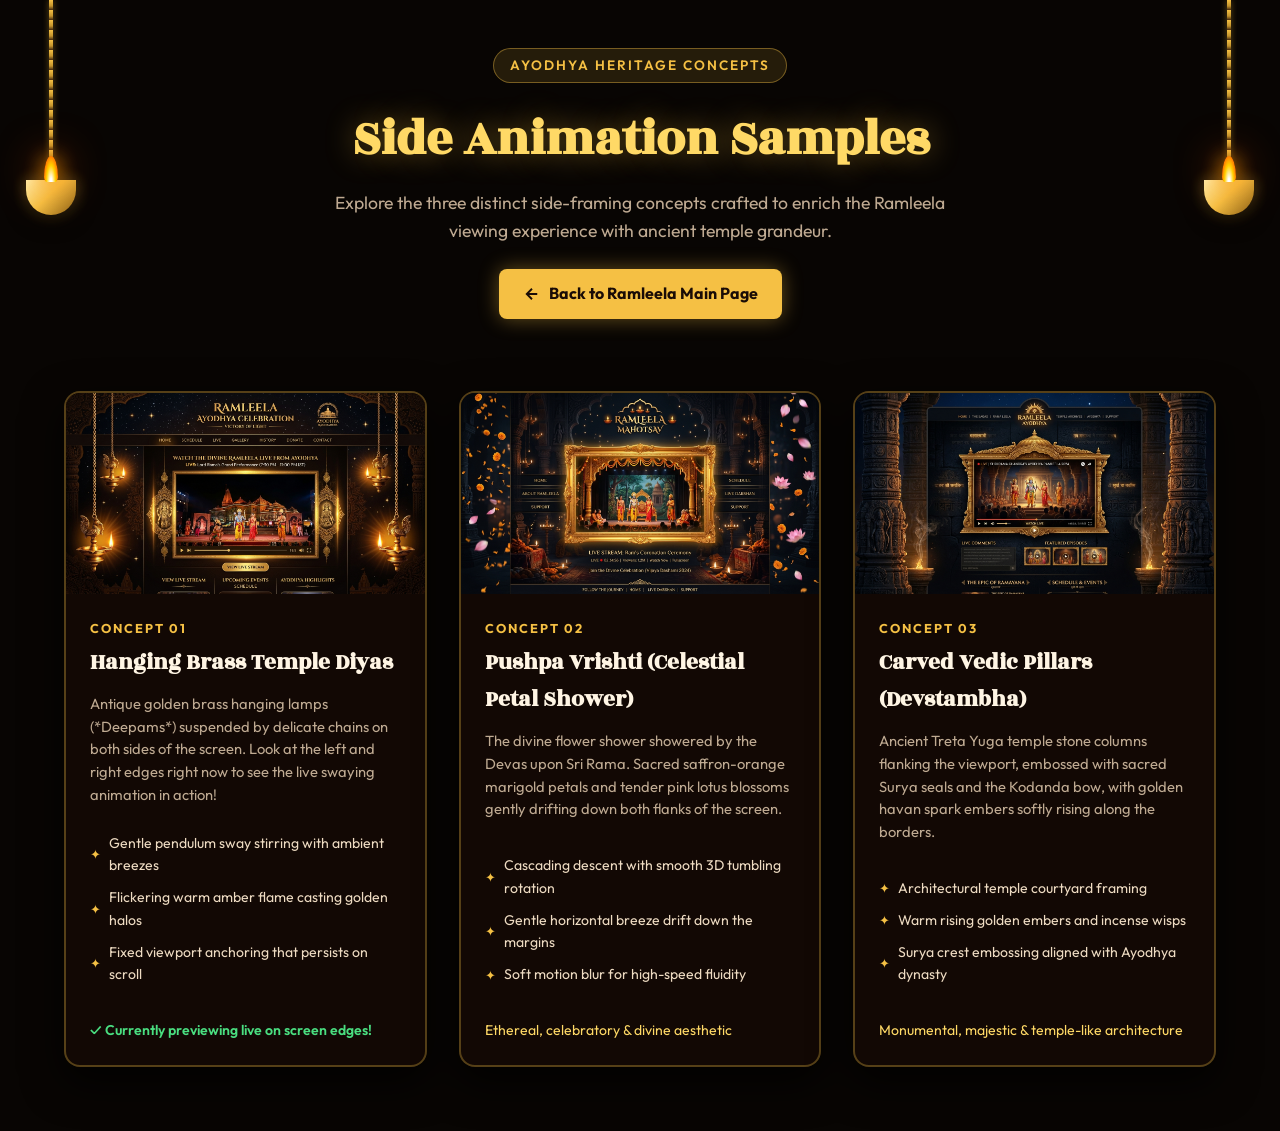
<file: animation-samples.html>
<!DOCTYPE html>
<html lang="en">
<head>
  <meta charset="UTF-8">
  <meta name="viewport" content="width=device-width, initial-scale=1.0">
  <title>Side Animation Showcase • Ramleela - Ruby Park</title>
  <link rel="preconnect" href="https://fonts.googleapis.com">
  <link rel="preconnect" href="https://fonts.gstatic.com" crossorigin>
  <link href="https://fonts.googleapis.com/css2?family=Cinzel+Decorative:wght@700;900&family=Outfit:wght@300;400;500;600;700&family=Rozha+One&family=Yatra+One&display=swap" rel="stylesheet">
  <link rel="stylesheet" href="styles.css?v=5">
  <style>
    body {
      background: #080503;
      color: #eedbc2;
      font-family: 'Outfit', sans-serif;
      min-height: 100vh;
      overflow-x: hidden;
      position: relative;
    }

    .samples-header {
      text-align: center;
      padding: 3rem 1.5rem 1.5rem;
      position: relative;
      z-index: 10;
    }

    .samples-badge {
      display: inline-block;
      padding: 0.35rem 1rem;
      background: rgba(245, 192, 68, 0.12);
      border: 1px solid rgba(245, 192, 68, 0.4);
      color: #f5c044;
      font-size: 0.85rem;
      font-weight: 600;
      letter-spacing: 2px;
      border-radius: 999px;
      margin-bottom: 1rem;
    }

    .samples-title {
      font-family: 'Rozha One', serif;
      font-size: clamp(2rem, 4vw, 3.2rem);
      color: #ffd966;
      text-shadow: 0 0 30px rgba(245, 192, 68, 0.4);
      margin-bottom: 0.5rem;
    }

    .samples-subtitle {
      font-size: 1.1rem;
      color: #bfaa92;
      max-width: 650px;
      margin: 0 auto 1.5rem;
    }

    .samples-grid {
      max-width: 1200px;
      margin: 0 auto;
      padding: 0 1.5rem 4rem;
      display: grid;
      grid-template-columns: repeat(auto-fit, minmax(340px, 1fr));
      gap: 2rem;
      position: relative;
      z-index: 10;
    }

    .sample-card {
      background: rgba(20, 10, 5, 0.85);
      border: 2px solid rgba(245, 192, 68, 0.3);
      border-radius: 16px;
      overflow: hidden;
      box-shadow: 0 15px 40px rgba(0, 0, 0, 0.8);
      transition: all 0.35s ease;
      display: flex;
      flex-direction: column;
    }

    .sample-card:hover {
      border-color: #f5c044;
      transform: translateY(-6px);
      box-shadow: 0 20px 50px rgba(245, 192, 68, 0.25), 0 0 30px rgba(0, 0, 0, 0.9);
    }

    .sample-img-wrap {
      position: relative;
      aspect-ratio: 16 / 9;
      background: #000;
      overflow: hidden;
    }

    .sample-img-wrap img {
      width: 100%;
      height: 100%;
      object-fit: cover;
      transition: transform 0.5s ease;
    }

    .sample-card:hover .sample-img-wrap img {
      transform: scale(1.04);
    }

    .sample-card-body {
      padding: 1.5rem;
      display: flex;
      flex-direction: column;
      flex-grow: 1;
    }

    .sample-num {
      font-size: 0.8rem;
      font-weight: 700;
      color: #f5c044;
      letter-spacing: 2px;
      margin-bottom: 0.3rem;
    }

    .sample-card-title {
      font-family: 'Rozha One', serif;
      font-size: 1.45rem;
      color: #fff5e4;
      margin-bottom: 0.75rem;
    }

    .sample-card-desc {
      font-size: 0.92rem;
      color: #bfaa92;
      line-height: 1.55;
      margin-bottom: 1.25rem;
      flex-grow: 1;
    }

    .sample-features {
      list-style: none;
      padding: 0;
      margin: 0 0 1.25rem;
      font-size: 0.88rem;
      color: #eedbc2;
    }

    .sample-features li {
      padding: 0.3rem 0;
      display: flex;
      align-items: center;
      gap: 0.5rem;
    }

    .sample-features li::before {
      content: "✦";
      color: #f5c044;
      font-size: 0.8rem;
    }

    /* Live Flank Animation Layer: Hanging Diyas Demo */
    .hanging-diya-flank {
      position: fixed;
      top: 0;
      width: 70px;
      height: 380px;
      pointer-events: none;
      z-index: 5;
      display: flex;
      flex-direction: column;
      align-items: center;
      transform-origin: top center;
      animation: gentleSway 4.5s ease-in-out infinite alternate;
    }

    .hanging-diya-flank.left { left: 16px; }
    .hanging-diya-flank.right { right: 16px; animation-delay: -2.25s; }

    @keyframes gentleSway {
      0% { transform: rotate(-2.5deg); }
      100% { transform: rotate(2.5deg); }
    }

    .diya-chain {
      width: 4px;
      height: 180px;
      background: repeating-linear-gradient(180deg, #f5c044 0px, #c4942b 6px, #42260c 10px);
      box-shadow: 0 0 6px rgba(245, 192, 68, 0.4);
    }

    .diya-lamp-body {
      width: 50px;
      height: 35px;
      background: linear-gradient(135deg, #fff0aa 0%, #f5c044 45%, #8a5e12 100%);
      border-radius: 0 0 50px 50px;
      position: relative;
      box-shadow: 0 6px 20px rgba(0, 0, 0, 0.9), 0 0 15px rgba(245, 192, 68, 0.5);
    }

    .diya-flame {
      position: absolute;
      top: -24px;
      left: 50%;
      transform: translateX(-50%);
      width: 14px;
      height: 26px;
      background: radial-gradient(ellipse at bottom, #fff 10%, #ffd000 45%, #ff4d00 85%);
      border-radius: 50% 50% 20% 20% / 80% 80% 20% 20%;
      box-shadow: 0 0 20px #ff9900, 0 0 45px #ff5500;
      animation: flameWobble 1.8s infinite ease-in-out alternate;
    }

    @keyframes flameWobble {
      0% { transform: translateX(-50%) scale(1) rotate(-2deg); }
      50% { transform: translateX(-50%) scale(1.1, 0.95) rotate(2deg); }
      100% { transform: translateX(-50%) scale(0.95, 1.05) rotate(-1deg); }
    }

    .return-bar {
      text-align: center;
      margin-bottom: 3rem;
    }

    .return-btn {
      display: inline-flex;
      align-items: center;
      gap: 0.5rem;
      padding: 0.75rem 1.5rem;
      border-radius: 8px;
      background: #f5c044;
      color: #1a0c06;
      font-weight: 700;
      text-decoration: none;
      box-shadow: 0 0 20px rgba(245, 192, 68, 0.4);
      transition: all 0.25s ease;
    }

    .return-btn:hover {
      background: #ffd966;
      transform: translateY(-2px);
    }
  </style>
</head>
<body>

  <!-- Live Demo: Hanging Brass Diyas on Left and Right -->
  <div class="hanging-diya-flank left" id="live-diya-left">
    <div class="diya-chain"></div>
    <div class="diya-lamp-body">
      <div class="diya-flame"></div>
    </div>
  </div>

  <div class="hanging-diya-flank right" id="live-diya-right">
    <div class="diya-chain"></div>
    <div class="diya-lamp-body">
      <div class="diya-flame"></div>
    </div>
  </div>

  <header class="samples-header">
    <span class="samples-badge">AYODHYA HERITAGE CONCEPTS</span>
    <h1 class="samples-title">Side Animation Samples</h1>
    <p class="samples-subtitle">
      Explore the three distinct side-framing concepts crafted to enrich the Ramleela viewing experience with ancient temple grandeur.
    </p>

    <div class="return-bar">
      <a href="index.html" class="return-btn">
        <svg width="18" height="18" viewBox="0 0 24 24" fill="none" stroke="currentColor" stroke-width="2.5"><path d="M19 12H5M12 19l-7-7 7-7"/></svg>
        Back to Ramleela Main Page
      </a>
    </div>
  </header>

  <main class="samples-grid">
    <!-- Card 1 -->
    <article class="sample-card">
      <div class="sample-img-wrap">
        <img src="assets/images/sample-1-hanging-diyas.jpg" alt="Sample 1: Hanging Brass Temple Diyas">
      </div>
      <div class="sample-card-body">
        <span class="sample-num">CONCEPT 01</span>
        <h2 class="sample-card-title">Hanging Brass Temple Diyas</h2>
        <p class="sample-card-desc">
          Antique golden brass hanging lamps (*Deepams*) suspended by delicate chains on both sides of the screen. Look at the left and right edges right now to see the live swaying animation in action!
        </p>
        <ul class="sample-features">
          <li>Gentle pendulum sway stirring with ambient breezes</li>
          <li>Flickering warm amber flame casting golden halos</li>
          <li>Fixed viewport anchoring that persists on scroll</li>
        </ul>
        <div style="color: #4ade80; font-weight: 600; font-size: 0.88rem; margin-top: auto; padding-top: 0.5rem;">
          ✓ Currently previewing live on screen edges!
        </div>
      </div>
    </article>

    <!-- Card 2 -->
    <article class="sample-card">
      <div class="sample-img-wrap">
        <img src="assets/images/sample-2-pushpa-vrishti.jpg" alt="Sample 2: Pushpa Vrishti Celestial Petal Shower">
      </div>
      <div class="sample-card-body">
        <span class="sample-num">CONCEPT 02</span>
        <h2 class="sample-card-title">Pushpa Vrishti (Celestial Petal Shower)</h2>
        <p class="sample-card-desc">
          The divine flower shower showered by the Devas upon Sri Rama. Sacred saffron-orange marigold petals and tender pink lotus blossoms gently drifting down both flanks of the screen.
        </p>
        <ul class="sample-features">
          <li>Cascading descent with smooth 3D tumbling rotation</li>
          <li>Gentle horizontal breeze drift down the margins</li>
          <li>Soft motion blur for high-speed fluidity</li>
        </ul>
        <div style="color: #ffd966; font-size: 0.88rem; margin-top: auto; padding-top: 0.5rem;">
          Ethereal, celebratory & divine aesthetic
        </div>
      </div>
    </article>

    <!-- Card 3 -->
    <article class="sample-card">
      <div class="sample-img-wrap">
        <img src="assets/images/sample-3-temple-pillars.jpg" alt="Sample 3: Carved Vedic Pillars and Havan Embers">
      </div>
      <div class="sample-card-body">
        <span class="sample-num">CONCEPT 03</span>
        <h2 class="sample-card-title">Carved Vedic Pillars (Devstambha)</h2>
        <p class="sample-card-desc">
          Ancient Treta Yuga temple stone columns flanking the viewport, embossed with sacred Surya seals and the Kodanda bow, with golden havan spark embers softly rising along the borders.
        </p>
        <ul class="sample-features">
          <li>Architectural temple courtyard framing</li>
          <li>Warm rising golden embers and incense wisps</li>
          <li>Surya crest embossing aligned with Ayodhya dynasty</li>
        </ul>
        <div style="color: #ffd966; font-size: 0.88rem; margin-top: auto; padding-top: 0.5rem;">
          Monumental, majestic & temple-like architecture
        </div>
      </div>
    </article>
  </main>

</body>
</html>
</file>
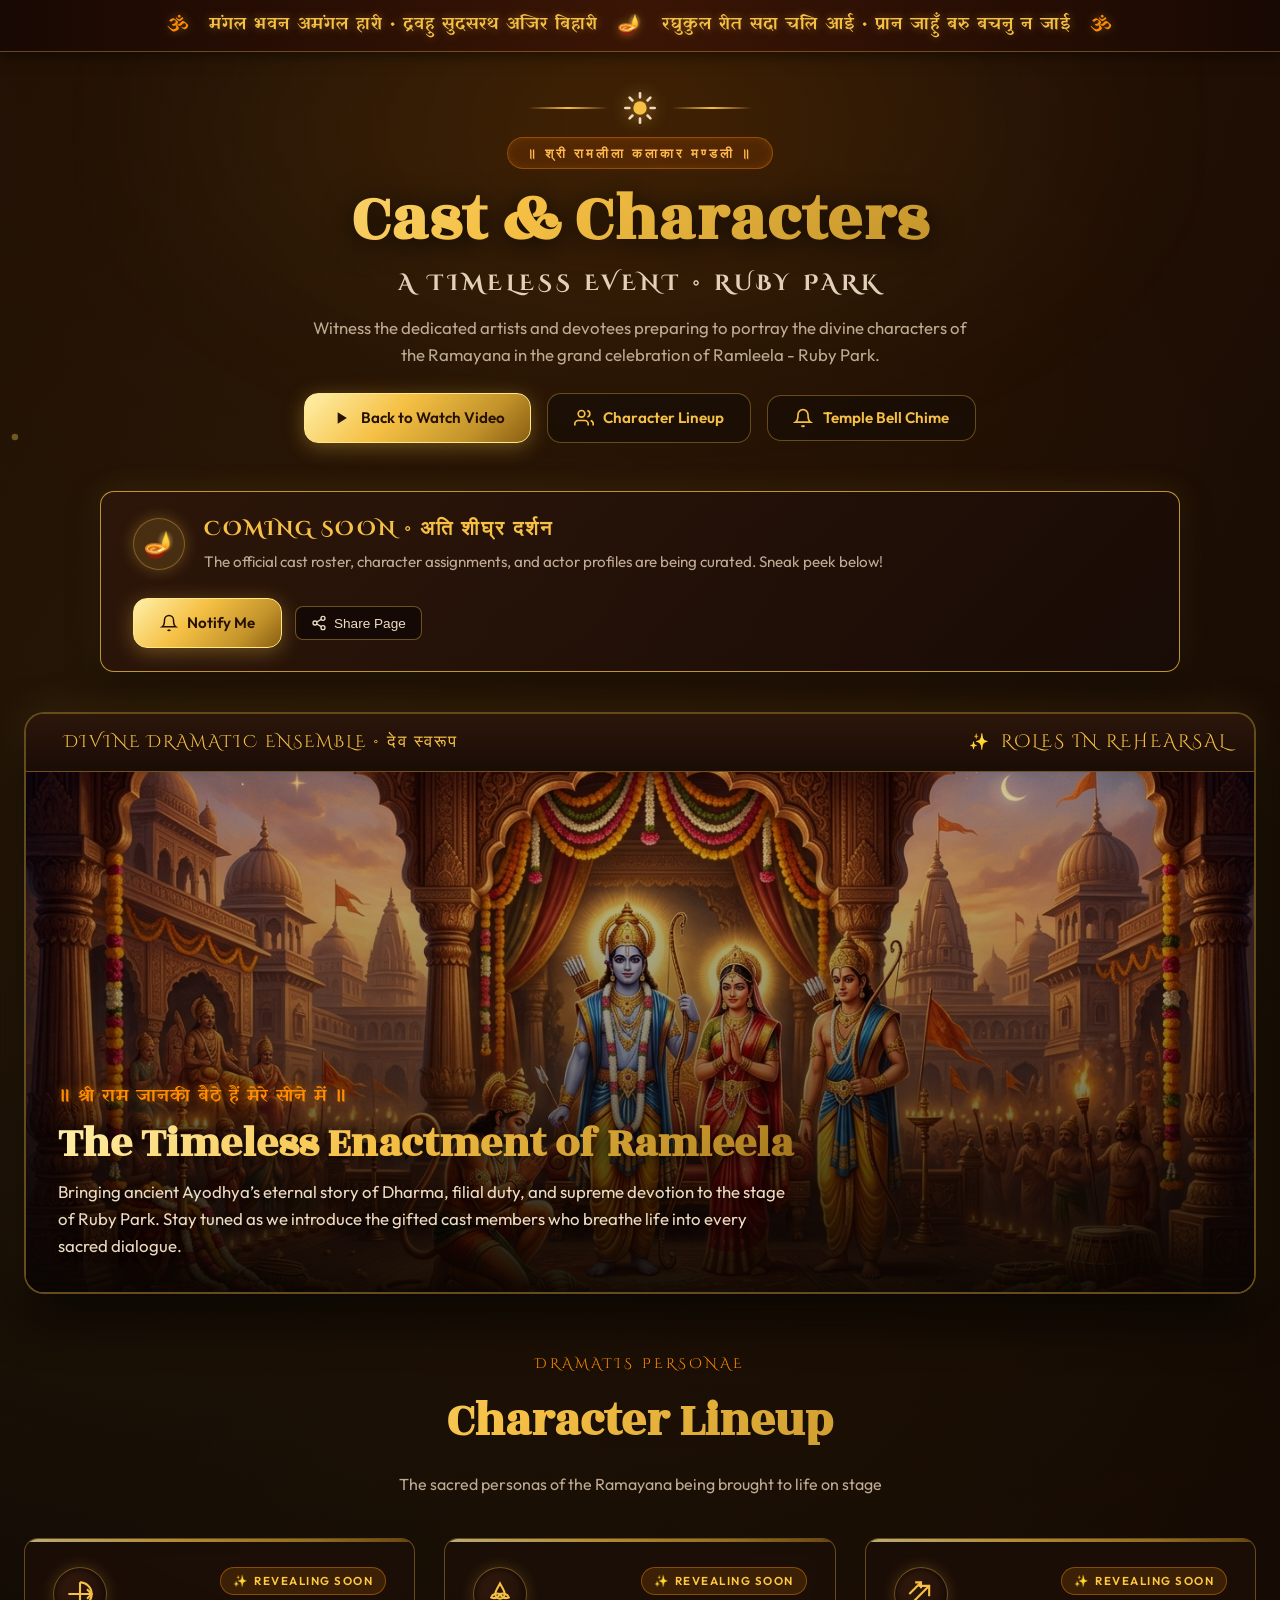
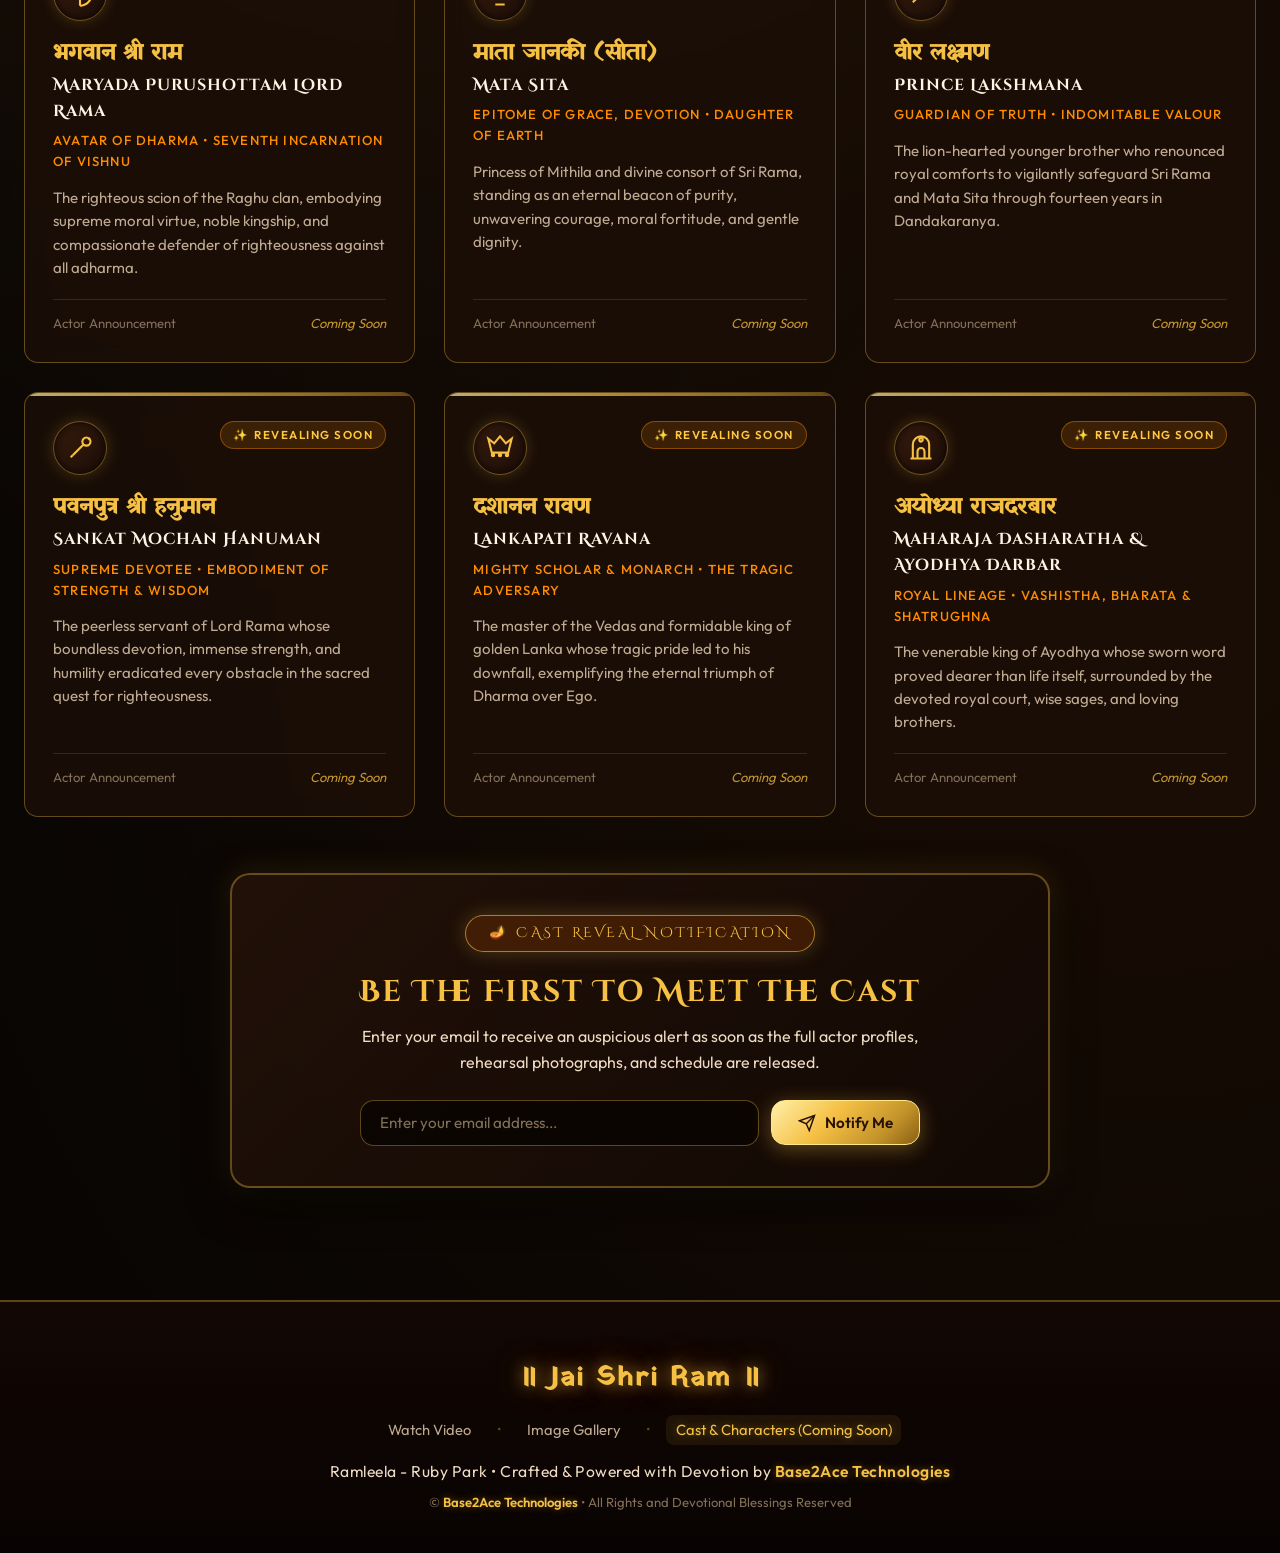
<file: cast.html>
<!DOCTYPE html>
<html lang="en">
<head>
  <meta charset="UTF-8">
  <meta name="viewport" content="width=device-width, initial-scale=1.0">
  <title>Cast &amp; Characters - Coming Soon | Ramleela - Ruby Park</title>
  <meta name="description" content="Discover the divine cast and characters of Ramleela - Ruby Park. Coming soon with artist profiles, character roles, and theatrical enactments.">
  
  <!-- Google Fonts Preconnect -->
  <link rel="preconnect" href="https://fonts.googleapis.com">
  <link rel="preconnect" href="https://fonts.gstatic.com" crossorigin>
  <link href="https://fonts.googleapis.com/css2?family=Cinzel+Decorative:wght@700;900&family=Outfit:wght@300;400;500;600;700&family=Rozha+One&family=Yatra+One&display=swap" rel="stylesheet">
  
  <link rel="stylesheet" href="styles.css?v=13">
  <link rel="icon" href="data:image/svg+xml,<svg xmlns=%22http://www.w3.org/2000/svg%22 viewBox=%220 0 100 100%22><text y=%22.9em%22 font-size=%2290%22>🪔</text></svg>">
</head>
<body class="cast-page-body">

  <!-- Floating Sacred Canvas for Diya Embers & Sparkles -->
  <canvas id="particles-canvas"></canvas>
  <div class="ambient-glow"></div>

  <!-- Auspicious Vedic Top Ticker -->
  <div class="sacred-ticker-banner">
    <div class="sacred-ticker-content">
      <span class="sacred-symbol">ॐ</span>
      <span>मंगल भवन अमंगल हारी • द्रवहु सुदसरथ अजिर बिहारी</span>
      <span class="sacred-symbol">🪔</span>
      <span>रघुकुल रीत सदा चलि आई • प्रान जाहुँ बरु बचनु न जाई</span>
      <span class="sacred-symbol">ॐ</span>
    </div>
  </div>

  <!-- Main Site Header -->
  <header class="site-header" id="site-header">
    <div class="container">
      <div class="header-ornament-top">
        <span class="ornament-line"></span>
        <svg class="ornament-sun" viewBox="0 0 24 24">
          <circle cx="12" cy="12" r="5" />
          <path d="M12 1v3M12 20v3M4.22 4.22l2.12 2.12M17.66 17.66l2.12 2.12M1 12h3M20 12h3M4.22 19.78l2.12-2.12M17.66 6.34l2.12-2.12" stroke="currentColor" stroke-width="2" stroke-linecap="round"/>
        </svg>
        <span class="ornament-line"></span>
      </div>

      <div class="era-badge">॥ श्री रामलीला कलाकार मण्डली ॥</div>
      <h1 class="main-title">Cast &amp; Characters</h1>
      <h2 class="main-subtitle">A TIMELESS EVENT • RUBY PARK</h2>

      <p class="header-description">
        Witness the dedicated artists and devotees preparing to portray the divine characters of the Ramayana in the grand celebration of Ramleela - Ruby Park.
      </p>

      <div class="header-quick-actions">
        <a href="index.html" class="btn btn-primary-gold" id="btn-hero-watch" title="Back to Video Stream">
          <svg width="20" height="20" viewBox="0 0 24 24" fill="currentColor">
            <path d="M8 5v14l11-7z"/>
          </svg>
          Back to Watch Video
        </a>
        <a href="#character-grid" class="btn btn-outline-gold" id="btn-hero-characters">
          <svg width="20" height="20" viewBox="0 0 24 24" fill="none" stroke="currentColor" stroke-width="2">
            <path d="M17 21v-2a4 4 0 0 0-4-4H5a4 4 0 0 0-4 4v2"/>
            <circle cx="9" cy="7" r="4"/>
            <path d="M23 21v-2a4 4 0 0 0-3-3.87"/>
            <path d="M16 3.13a4 4 0 0 1 0 7.75"/>
          </svg>
          Character Lineup
        </a>
        <button class="btn btn-outline-gold" id="btn-temple-bell" title="Play Temple Bell Chime">
          <svg width="20" height="20" viewBox="0 0 24 24" fill="none" stroke="currentColor" stroke-width="2">
            <path d="M18 8A6 6 0 0 0 6 8c0 7-3 9-3 9h18s-3-2-3-9"/>
            <path d="M13.73 21a2 2 0 0 1-3.46 0"/>
          </svg>
          Temple Bell Chime
        </button>
      </div>
    </div>
  </header>

  <!-- Main Content Area -->
  <main class="cast-page-section">
    <div class="container">

      <!-- Coming Soon Status Callout -->
      <div class="cast-status-callout">
        <div class="cast-status-info">
          <div class="cast-status-icon">🪔</div>
          <div class="cast-status-text">
            <h3>COMING SOON • अति शीघ्र दर्शन</h3>
            <p>The official cast roster, character assignments, and actor profiles are being curated. Sneak peek below!</p>
          </div>
        </div>
        <div class="cast-status-actions">
          <a href="#notify-section" class="btn btn-primary-gold" id="btn-status-notify">
            <svg width="18" height="18" viewBox="0 0 24 24" fill="none" stroke="currentColor" stroke-width="2">
              <path d="M18 8A6 6 0 0 0 6 8c0 7-3 9-3 9h18s-3-2-3-9"/>
              <path d="M13.73 21a2 2 0 0 1-3.46 0"/>
            </svg>
            Notify Me
          </a>
          <button class="control-btn" id="btn-share-cast" title="Share Cast Page">
            <svg width="16" height="16" viewBox="0 0 24 24" fill="none" stroke="currentColor" stroke-width="2">
              <circle cx="18" cy="5" r="3"/>
              <circle cx="6" cy="12" r="3"/>
              <circle cx="18" cy="19" r="3"/>
              <line x1="8.59" y1="13.51" x2="15.42" y2="17.49"/>
              <line x1="15.41" y1="6.51" x2="8.59" y2="10.49"/>
            </svg>
            Share Page
          </button>
        </div>
      </div>

      <!-- Grand Cast Teaser Mandap Showcase -->
      <section class="cast-showcase-container">
        <!-- Mandap Carved Arch Border Top -->
        <div class="cast-showcase-header">
          <div class="cast-stage-title-wrap">
            <span class="live-dot"></span>
            <span class="cast-stage-badge">DIVINE DRAMATIC ENSEMBLE • देव स्वरूप</span>
          </div>
          <div class="mandap-badge">
            <span class="badge-sparkle">✨</span>
            <span class="mandap-title">ROLES IN REHEARSAL</span>
          </div>
        </div>

        <!-- Banner Frame with Generated Artwork -->
        <div class="cast-banner-frame">
          <img 
            src="assets/images/ramleela-cast-teaser.jpg" 
            alt="Ramleela - Ruby Park Divine Cast Presentation" 
            class="cast-hero-image"
            id="cast-hero-img"
            loading="eager"
          >
          <div class="cast-banner-overlay">
            <div class="cast-banner-content">
              <span class="cast-banner-tag">॥ श्री राम जानकी बैठे हैं मेरे सीने में ॥</span>
              <h2 class="cast-banner-heading">The Timeless Enactment of Ramleela</h2>
              <p class="cast-banner-desc">
                Bringing ancient Ayodhya’s eternal story of Dharma, filial duty, and supreme devotion to the stage of Ruby Park. Stay tuned as we introduce the gifted cast members who breathe life into every sacred dialogue.
              </p>
            </div>
          </div>
        </div>
      </section>

      <!-- Section Title for Characters -->
      <div class="section-head" id="character-grid">
        <span class="section-tag">DRAMATIS PERSONAE</span>
        <h2 class="section-title">Character Lineup</h2>
        <p class="section-subtitle">
          The sacred personas of the Ramayana being brought to life on stage
        </p>
      </div>

      <!-- Character Teaser Cards Grid -->
      <div class="character-grid">

        <!-- Character 1: Sri Rama -->
        <article class="character-card">
          <div>
            <div class="character-card-head">
              <div class="character-icon-medallion" title="Kodanda Bow &amp; Divine Sun">
                <svg width="28" height="28" viewBox="0 0 24 24" fill="none" stroke="currentColor" stroke-width="1.8">
                  <!-- Bow and Arrow -->
                  <path d="M12 2a10 10 0 0 1 0 20"/>
                  <line x1="12" y1="2" x2="12" y2="22"/>
                  <line x1="2" y1="12" x2="22" y2="12"/>
                  <polyline points="18 8 22 12 18 16"/>
                </svg>
              </div>
              <span class="character-badge-revealing">
                <span class="badge-sparkle">✨</span>
                Revealing Soon
              </span>
            </div>

            <h3 class="character-devanagari-title">भगवान श्री राम</h3>
            <h4 class="character-english-name">Maryada Purushottam Lord Rama</h4>
            <div class="character-role">Avatar of Dharma &bull; Seventh Incarnation of Vishnu</div>

            <p class="character-desc">
              The righteous scion of the Raghu clan, embodying supreme moral virtue, noble kingship, and compassionate defender of righteousness against all adharma.
            </p>
          </div>

          <div class="character-footer">
            <span>Actor Announcement</span>
            <span>Coming Soon</span>
          </div>
        </article>

        <!-- Character 2: Mata Sita -->
        <article class="character-card">
          <div>
            <div class="character-card-head">
              <div class="character-icon-medallion" title="Divine Lotus &amp; Royal Diadem">
                <svg width="28" height="28" viewBox="0 0 24 24" fill="none" stroke="currentColor" stroke-width="1.8">
                  <!-- Lotus icon -->
                  <path d="M12 3c-1.5 3-4 6-4 9a4 4 0 0 0 8 0c0-3-2.5-6-4-9z"/>
                  <path d="M12 12c-3-1-6.5 0-7.5 3 2.5 1 5.5.5 7.5-3z"/>
                  <path d="M12 12c3-1 6.5 0 7.5 3-2.5 1-5.5.5-7.5-3z"/>
                  <path d="M8 21h8"/>
                </svg>
              </div>
              <span class="character-badge-revealing">
                <span class="badge-sparkle">✨</span>
                Revealing Soon
              </span>
            </div>

            <h3 class="character-devanagari-title">माता जानकी (सीता)</h3>
            <h4 class="character-english-name">Mata Sita</h4>
            <div class="character-role">Epitome of Grace, Devotion &bull; Daughter of Earth</div>

            <p class="character-desc">
              Princess of Mithila and divine consort of Sri Rama, standing as an eternal beacon of purity, unwavering courage, moral fortitude, and gentle dignity.
            </p>
          </div>

          <div class="character-footer">
            <span>Actor Announcement</span>
            <span>Coming Soon</span>
          </div>
        </article>

        <!-- Character 3: Veer Lakshmana -->
        <article class="character-card">
          <div>
            <div class="character-card-head">
              <div class="character-icon-medallion" title="Radiant Quiver &amp; Arrows">
                <svg width="28" height="28" viewBox="0 0 24 24" fill="none" stroke="currentColor" stroke-width="1.8">
                  <!-- Twin arrows / valour -->
                  <line x1="5" y1="19" x2="19" y2="5"/>
                  <polyline points="10 5 19 5 19 14"/>
                  <line x1="2" y1="12" x2="12" y2="2"/>
                  <polyline points="7 2 12 2 12 7"/>
                </svg>
              </div>
              <span class="character-badge-revealing">
                <span class="badge-sparkle">✨</span>
                Revealing Soon
              </span>
            </div>

            <h3 class="character-devanagari-title">वीर लक्ष्मण</h3>
            <h4 class="character-english-name">Prince Lakshmana</h4>
            <div class="character-role">Guardian of Truth &bull; Indomitable Valour</div>

            <p class="character-desc">
              The lion-hearted younger brother who renounced royal comforts to vigilantly safeguard Sri Rama and Mata Sita through fourteen years in Dandakaranya.
            </p>
          </div>

          <div class="character-footer">
            <span>Actor Announcement</span>
            <span>Coming Soon</span>
          </div>
        </article>

        <!-- Character 4: Sankat Mochan Hanuman -->
        <article class="character-card">
          <div>
            <div class="character-card-head">
              <div class="character-icon-medallion" title="Gada (Sacred Mace)">
                <svg width="28" height="28" viewBox="0 0 24 24" fill="none" stroke="currentColor" stroke-width="1.8">
                  <!-- Gada mace -->
                  <line x1="6" y1="18" x2="15" y2="9"/>
                  <circle cx="17.5" cy="6.5" r="3.5"/>
                  <path d="M4 20l2-2"/>
                  <path d="M19 5l1.5-1.5"/>
                </svg>
              </div>
              <span class="character-badge-revealing">
                <span class="badge-sparkle">✨</span>
                Revealing Soon
              </span>
            </div>

            <h3 class="character-devanagari-title">पवनपुत्र श्री हनुमान</h3>
            <h4 class="character-english-name">Sankat Mochan Hanuman</h4>
            <div class="character-role">Supreme Devotee &bull; Embodiment of Strength &amp; Wisdom</div>

            <p class="character-desc">
              The peerless servant of Lord Rama whose boundless devotion, immense strength, and humility eradicated every obstacle in the sacred quest for righteousness.
            </p>
          </div>

          <div class="character-footer">
            <span>Actor Announcement</span>
            <span>Coming Soon</span>
          </div>
        </article>

        <!-- Character 5: Lankapati Ravana -->
        <article class="character-card">
          <div>
            <div class="character-card-head">
              <div class="character-icon-medallion" title="Crown &amp; Ten Heads of Power">
                <svg width="28" height="28" viewBox="0 0 24 24" fill="none" stroke="currentColor" stroke-width="1.8">
                  <!-- Crown -->
                  <path d="M2 4l3 12h14l3-12-5 4-5-6-5 6-5-4z"/>
                  <circle cx="12" cy="18" r="1"/>
                  <circle cx="6" cy="18" r="1"/>
                  <circle cx="18" cy="18" r="1"/>
                </svg>
              </div>
              <span class="character-badge-revealing">
                <span class="badge-sparkle">✨</span>
                Revealing Soon
              </span>
            </div>

            <h3 class="character-devanagari-title">दशानन रावण</h3>
            <h4 class="character-english-name">Lankapati Ravana</h4>
            <div class="character-role">Mighty Scholar &amp; Monarch &bull; The Tragic Adversary</div>

            <p class="character-desc">
              The master of the Vedas and formidable king of golden Lanka whose tragic pride led to his downfall, exemplifying the eternal triumph of Dharma over Ego.
            </p>
          </div>

          <div class="character-footer">
            <span>Actor Announcement</span>
            <span>Coming Soon</span>
          </div>
        </article>

        <!-- Character 6: Maharaja Dasharatha & Ayodhya Darbar -->
        <article class="character-card">
          <div>
            <div class="character-card-head">
              <div class="character-icon-medallion" title="Ayodhya Throne &amp; Sages">
                <svg width="28" height="28" viewBox="0 0 24 24" fill="none" stroke="currentColor" stroke-width="1.8">
                  <!-- Throne / Palace arch -->
                  <path d="M3 21h18"/>
                  <path d="M5 21V9a7 7 0 0 1 14 0v12"/>
                  <path d="M9 21v-6a3 3 0 0 1 6 0v6"/>
                  <circle cx="12" cy="5" r="1.5"/>
                </svg>
              </div>
              <span class="character-badge-revealing">
                <span class="badge-sparkle">✨</span>
                Revealing Soon
              </span>
            </div>

            <h3 class="character-devanagari-title">अयोध्या राजदरबार</h3>
            <h4 class="character-english-name">Maharaja Dasharatha &amp; Ayodhya Darbar</h4>
            <div class="character-role">Royal Lineage &bull; Vashistha, Bharata &amp; Shatrughna</div>

            <p class="character-desc">
              The venerable king of Ayodhya whose sworn word proved dearer than life itself, surrounded by the devoted royal court, wise sages, and loving brothers.
            </p>
          </div>

          <div class="character-footer">
            <span>Actor Announcement</span>
            <span>Coming Soon</span>
          </div>
        </article>

      </div>

      <!-- Stay Tuned & Notify Card -->
      <section class="cast-notify-section" id="notify-section">
        <div class="coming-soon-pill">
          <span class="badge-sparkle">🪔</span>
          CAST REVEAL NOTIFICATION
        </div>
        <h3 class="notify-title">Be The First To Meet The Cast</h3>
        <p class="notify-desc">
          Enter your email to receive an auspicious alert as soon as the full actor profiles, rehearsal photographs, and schedule are released.
        </p>

        <form class="notify-form" id="cast-notify-form">
          <input 
            type="email" 
            class="notify-input" 
            id="notify-email" 
            placeholder="Enter your email address..." 
            required
            aria-label="Email address for notification"
          >
          <button type="submit" class="btn btn-primary-gold" id="btn-submit-notify">
            <svg width="18" height="18" viewBox="0 0 24 24" fill="none" stroke="currentColor" stroke-width="2">
              <line x1="22" y1="2" x2="11" y2="13"/>
              <polygon points="22 2 15 22 11 13 2 9 22 2"/>
            </svg>
            Notify Me
          </button>
        </form>
      </section>

    </div>
  </main>

  <!-- Site Footer -->
  <footer class="site-footer">
    <div class="container">
      <div class="footer-shloka">
        ॥ Jai Shri Ram ॥
      </div>
      <div class="footer-links">
        <a href="index.html" class="footer-link">Watch Video</a>
        <span class="footer-link-divider">•</span>
        <a href="index.html#gallery-section" class="footer-link">Image Gallery</a>
        <span class="footer-link-divider">•</span>
        <a href="cast.html" class="footer-link active">Cast &amp; Characters (Coming Soon)</a>
      </div>
      <p class="footer-credits">
        Ramleela - Ruby Park • Crafted &amp; Powered with Devotion by <a href="https://base2ace.com" target="_blank" rel="noopener noreferrer" class="footer-brand-link">Base2Ace Technologies</a>
      </p>
      <p class="footer-copyright">
        © <a href="https://base2ace.com" target="_blank" rel="noopener noreferrer" class="footer-brand-link">Base2Ace Technologies</a> • All Rights and Devotional Blessings Reserved
      </p>
    </div>
  </footer>

  <!-- Toast Feedback Popup -->
  <div class="toast-feedback" id="toast-feedback" role="alert" aria-live="assertive">
    <span class="toast-icon">🙏</span>
    <span class="toast-text" id="toast-message">Dhanyawad! You will be notified when the cast is announced.</span>
  </div>

  <script src="script.js"></script>
</body>
</html>
</file>
<file: styles.css>
/* ==========================================================================
   ANCIENT AYODHYA & RAMAYANA ERA THEME
   Visual Design System: Golden Vedic Temple, Sacred Saffron & Ancient Sandstone
   ========================================================================== */

@import url('https://fonts.googleapis.com/css2?family=Cinzel+Decorative:wght@700;900&family=Outfit:wght@300;400;500;600;700&family=Rozha+One&family=Yatra+One&display=swap');

:root {
  --font-divine: 'Rozha One', serif;
  --font-ancient: 'Cinzel Decorative', serif;
  --font-vedic: 'Yatra One', cursive;
  --font-body: 'Outfit', -apple-system, BlinkMacSystemFont, sans-serif;

  /* Color Palette */
  --bg-dark: #080503;
  --bg-deep: #0f0805;
  --bg-surface: #180d07;
  --bg-card: rgba(28, 15, 8, 0.85);
  --bg-card-hover: rgba(42, 22, 12, 0.95);

  --gold-glow: #ffd966;
  --gold-pure: #f5c044;
  --gold-deep: #c4942b;
  --gold-dark: #7a5814;
  --gold-grad: linear-gradient(135deg, #fff0aa 0%, #f5c044 40%, #c4942b 75%, #8a5e12 100%);
  --gold-grad-soft: linear-gradient(180deg, rgba(245, 192, 68, 0.15) 0%, rgba(196, 148, 43, 0.05) 100%);

  --saffron-bright: #ff8c00;
  --saffron-deep: #d85a00;
  --saffron-grad: linear-gradient(135deg, #ff9900 0%, #e65100 100%);

  --crimson: #9e1a1a;
  --crimson-glow: #dc2626;

  --text-divine: #fff5e4;
  --text-primary: #eedbc2;
  --text-secondary: #bfaa92;
  --text-muted: #826f58;

  --border-gold: rgba(245, 192, 68, 0.35);
  --border-gold-bright: rgba(245, 192, 68, 0.75);

  --shadow-gold: 0 10px 30px -10px rgba(245, 192, 68, 0.25);
  --shadow-divine: 0 0 50px rgba(255, 140, 0, 0.2);

  --radius-sm: 8px;
  --radius-md: 14px;
  --radius-lg: 20px;
  --radius-full: 9999px;

  --transition-fast: 0.2s cubic-bezier(0.4, 0, 0.2, 1);
  --transition-normal: 0.35s cubic-bezier(0.4, 0, 0.2, 1);
  --transition-slow: 0.6s cubic-bezier(0.16, 1, 0.3, 1);
}

/* Base Reset & Document */
*, *::before, *::after {
  box-sizing: border-box;
  margin: 0;
  padding: 0;
}

html {
  scroll-behavior: smooth;
  font-size: 16px;
  background-color: var(--bg-dark);
}

body {
  font-family: var(--font-body);
  color: var(--text-primary);
  background-color: var(--bg-dark);
  background-image: 
    radial-gradient(circle at 50% 0%, rgba(216, 90, 0, 0.15) 0%, transparent 60%),
    radial-gradient(circle at 10% 30%, rgba(245, 192, 68, 0.06) 0%, transparent 50%),
    radial-gradient(circle at 90% 70%, rgba(216, 90, 0, 0.08) 0%, transparent 50%),
    linear-gradient(rgba(10, 6, 4, 0.98), rgba(8, 5, 3, 0.99));
  min-height: 100vh;
  line-height: 1.6;
  overflow-x: hidden;
  position: relative;
}

/* Background Canvas for Diya Embers */
#particles-canvas {
  position: fixed;
  top: 0;
  left: 0;
  width: 100vw;
  height: 100vh;
  pointer-events: none;
  z-index: 0;
}

/* Ambient Sacred Glow overlay */
.ambient-glow {
  position: fixed;
  top: -10vw;
  left: 50%;
  transform: translateX(-50%);
  width: 80vw;
  height: 40vw;
  max-width: 1000px;
  background: radial-gradient(ellipse at center, rgba(255, 140, 0, 0.12) 0%, rgba(245, 192, 68, 0.04) 50%, transparent 80%);
  filter: blur(60px);
  pointer-events: none;
  z-index: 1;
}

/* Container */
.container {
  width: 100%;
  max-width: 1280px;
  margin: 0 auto;
  padding: 0 1.5rem;
  position: relative;
  z-index: 2;
}

/* ==========================================================================
   TOP SHLOKA BANNER (Sacred Vedic Chant)
   ========================================================================== */
.sacred-ticker-banner {
  background: linear-gradient(90deg, #180803 0%, #3a1505 50%, #180803 100%);
  border-bottom: 1px solid var(--border-gold);
  padding: 0.6rem 1rem;
  text-align: center;
  position: relative;
  z-index: 20;
  box-shadow: 0 2px 15px rgba(0, 0, 0, 0.6);
}

.sacred-ticker-content {
  display: flex;
  align-items: center;
  justify-content: center;
  gap: 1.2rem;
  font-family: var(--font-vedic);
  font-size: 1.05rem;
  color: var(--gold-pure);
  letter-spacing: 1px;
  text-shadow: 0 0 10px rgba(245, 192, 68, 0.4);
}

.sacred-symbol {
  color: var(--saffron-bright);
  font-size: 1.25rem;
  animation: pulseSymbol 2.5s infinite ease-in-out;
}

@keyframes pulseSymbol {
  0%, 100% { transform: scale(1); opacity: 0.8; }
  50% { transform: scale(1.2); opacity: 1; filter: drop-shadow(0 0 8px #ff9900); }
}

/* ==========================================================================
   SITE HEADER / HERO TITLE
   ========================================================================== */
.site-header {
  padding: 2.5rem 0 1.5rem;
  text-align: center;
  position: relative;
}

.header-ornament-top {
  display: flex;
  align-items: center;
  justify-content: center;
  gap: 1rem;
  margin-bottom: 0.8rem;
}

.ornament-line {
  height: 2px;
  width: 80px;
  background: linear-gradient(90deg, transparent, var(--gold-pure), transparent);
}

.ornament-sun {
  width: 32px;
  height: 32px;
  fill: var(--gold-pure);
  filter: drop-shadow(0 0 8px rgba(245, 192, 68, 0.6));
}

.era-badge {
  display: inline-block;
  font-family: var(--font-body);
  font-size: 0.8rem;
  text-transform: uppercase;
  letter-spacing: 3px;
  font-weight: 600;
  color: #ffb84d;
  background: rgba(216, 90, 0, 0.15);
  border: 1px solid rgba(255, 140, 0, 0.4);
  padding: 0.3rem 1.2rem;
  border-radius: var(--radius-full);
  margin-bottom: 0.75rem;
  box-shadow: inset 0 0 10px rgba(255, 140, 0, 0.15);
}

.main-title {
  font-family: var(--font-divine);
  font-size: clamp(2.4rem, 5.5vw, 4.2rem);
  line-height: 1.15;
  margin-bottom: 0.5rem;
  background: var(--gold-grad);
  -webkit-background-clip: text;
  -webkit-text-fill-color: transparent;
  filter: drop-shadow(0 4px 15px rgba(0, 0, 0, 0.8));
  letter-spacing: 1px;
}

.main-subtitle {
  font-family: var(--font-ancient);
  font-size: clamp(1rem, 2.2vw, 1.4rem);
  color: var(--text-primary);
  letter-spacing: 4px;
  text-transform: uppercase;
  margin-bottom: 0.8rem;
  opacity: 0.95;
}

.header-description {
  max-width: 680px;
  margin: 0 auto 1.5rem;
  font-size: 1.05rem;
  color: var(--text-secondary);
  line-height: 1.6;
}

.header-quick-actions {
  display: flex;
  align-items: center;
  justify-content: center;
  gap: 1rem;
  flex-wrap: wrap;
}

/* ==========================================================================
   BUTTONS & CONTROLS (Ancient Ornate Theme)
   ========================================================================== */
.btn {
  display: inline-flex;
  align-items: center;
  justify-content: center;
  gap: 0.6rem;
  padding: 0.75rem 1.6rem;
  border-radius: var(--radius-md);
  font-family: var(--font-body);
  font-size: 0.95rem;
  font-weight: 600;
  text-decoration: none;
  cursor: pointer;
  transition: all var(--transition-normal);
  border: none;
  outline: none;
  position: relative;
  overflow: hidden;
}

.btn-primary-gold {
  background: var(--gold-grad);
  color: #261103;
  box-shadow: 0 4px 20px rgba(245, 192, 68, 0.35);
  border: 1px solid #ffe885;
}

.btn-primary-gold:hover {
  transform: translateY(-2px);
  box-shadow: 0 8px 25px rgba(245, 192, 68, 0.55), 0 0 15px rgba(255, 230, 130, 0.6);
  filter: brightness(1.06);
}

.btn-outline-gold {
  background: rgba(24, 13, 7, 0.7);
  color: var(--gold-pure);
  border: 1px solid var(--border-gold);
  backdrop-filter: blur(8px);
}

.btn-outline-gold:hover {
  background: rgba(245, 192, 68, 0.12);
  border-color: var(--gold-pure);
  color: #fff;
  transform: translateY(-2px);
  box-shadow: 0 4px 15px rgba(245, 192, 68, 0.2);
}

.btn-icon-only {
  padding: 0.65rem;
  border-radius: var(--radius-md);
  background: rgba(24, 13, 7, 0.8);
  border: 1px solid var(--border-gold);
  color: var(--gold-pure);
  cursor: pointer;
  transition: var(--transition-fast);
}

.btn-icon-only:hover {
  background: rgba(245, 192, 68, 0.2);
  border-color: var(--gold-pure);
  transform: scale(1.08);
}

/* ==========================================================================
   VIDEO PAVILION (दिव्य वीडियो मण्डप) - HERO FOCUS
   ========================================================================== */
.video-section {
  padding: 1.5rem 0 3.5rem;
  position: relative;
}

.video-stage-container {
  position: relative;
}

.video-pavilion-container {
  background: var(--bg-surface);
  border-radius: var(--radius-lg);
  border: 2px solid var(--border-gold);
  box-shadow: 
    0 20px 50px rgba(0, 0, 0, 0.9),
    0 0 40px rgba(245, 192, 68, 0.15),
    inset 0 0 30px rgba(0, 0, 0, 0.8);
  position: relative;
  z-index: 2;
  overflow: hidden;
  transition: all var(--transition-normal);
}



/* Ancient Carved Arch Border Top */
.mandap-toran-top {
  background: linear-gradient(180deg, #2c160a 0%, #1a0c06 100%);
  border-bottom: 1px solid var(--border-gold);
  padding: 0.85rem 1.5rem;
  display: flex;
  align-items: center;
  justify-content: space-between;
  flex-wrap: wrap;
  gap: 1rem;
}

.mandap-badge {
  display: flex;
  align-items: center;
  gap: 0.75rem;
}

.mandap-badge .live-dot {
  width: 10px;
  height: 10px;
  background-color: #22c55e;
  border-radius: 50%;
  box-shadow: 0 0 10px #22c55e;
  animation: liveBlink 1.8s infinite;
}

@keyframes liveBlink {
  0%, 100% { opacity: 1; transform: scale(1); }
  50% { opacity: 0.4; transform: scale(0.85); }
}

.mandap-title {
  font-family: var(--font-ancient);
  font-size: 1.1rem;
  color: var(--gold-pure);
  letter-spacing: 2px;
}

.mandap-controls {
  display: flex;
  align-items: center;
  gap: 0.6rem;
  flex-wrap: wrap;
}

.control-btn {
  display: inline-flex;
  align-items: center;
  gap: 0.45rem;
  padding: 0.5rem 0.95rem;
  border-radius: var(--radius-sm);
  background: rgba(18, 9, 5, 0.85);
  border: 1px solid rgba(245, 192, 68, 0.4);
  color: var(--text-primary);
  font-size: 0.85rem;
  font-weight: 500;
  cursor: pointer;
  transition: all var(--transition-fast);
}

.control-btn:hover {
  background: rgba(245, 192, 68, 0.2);
  border-color: var(--gold-pure);
  color: #fff;
  transform: translateY(-1px);
}

.control-btn.btn-fullscreen {
  background: var(--gold-grad);
  color: #220e03;
  font-weight: 700;
  border-color: #ffe685;
}

.control-btn.btn-fullscreen:hover {
  box-shadow: 0 0 15px rgba(245, 192, 68, 0.7);
}

/* Devotional Video Like Button */
.control-btn.btn-like {
  position: relative;
  background: rgba(30, 13, 7, 0.9);
  border: 1px solid rgba(245, 192, 68, 0.45);
  color: var(--text-primary);
  display: inline-flex;
  align-items: center;
  gap: 0.5rem;
  padding: 0.48rem 0.9rem;
  border-radius: var(--radius-sm);
  cursor: pointer;
  transition: all var(--transition-fast);
  user-select: none;
}

.control-btn.btn-like:hover {
  background: rgba(50, 18, 10, 0.95);
  border-color: rgba(255, 107, 107, 0.65);
  color: #fff;
  transform: translateY(-1px);
  box-shadow: 0 4px 18px rgba(255, 75, 75, 0.25);
}

/* YouTube Direct Like Button in Pavilion Header */
.control-btn.btn-yt-like {
  background: rgba(220, 38, 38, 0.12);
  border: 1px solid rgba(255, 80, 80, 0.45);
  color: #ff9999;
  text-decoration: none;
  display: inline-flex;
  align-items: center;
  gap: 0.45rem;
  font-size: 0.82rem;
  padding: 0.48rem 0.85rem;
  border-radius: var(--radius-sm);
  transition: all var(--transition-fast);
}

.control-btn.btn-yt-like:hover {
  background: rgba(220, 38, 38, 0.28);
  border-color: #ff4d4d;
  color: #fff;
  transform: translateY(-1px);
  box-shadow: 0 4px 15px rgba(220, 38, 38, 0.35);
}

.control-btn.btn-like .like-heart-icon {
  width: 17px;
  height: 17px;
  stroke: #ff7675;
  fill: transparent;
  transition: transform 0.3s cubic-bezier(0.175, 0.885, 0.32, 1.275), fill 0.3s ease, stroke 0.3s ease;
  flex-shrink: 0;
}

.control-btn.btn-like:hover .like-heart-icon {
  transform: scale(1.18);
  stroke: #ff4757;
}

.control-btn.btn-like.liked {
  background: linear-gradient(135deg, rgba(74, 18, 12, 0.95) 0%, rgba(42, 12, 8, 0.95) 100%);
  border-color: rgba(255, 99, 72, 0.85);
  color: #ffe8e8;
  box-shadow: 0 0 16px rgba(255, 71, 87, 0.35);
}

.control-btn.btn-like.liked .like-heart-icon {
  fill: #ff4757;
  stroke: #ff6b81;
  transform: scale(1.12);
  filter: drop-shadow(0 0 6px rgba(255, 71, 87, 0.6));
}

.control-btn.btn-like.liked.animate-pop .like-heart-icon {
  animation: heartPop 0.55s cubic-bezier(0.175, 0.885, 0.32, 1.275);
}

@keyframes heartPop {
  0% { transform: scale(1); }
  35% { transform: scale(1.45) rotate(-12deg); }
  70% { transform: scale(0.92) rotate(6deg); }
  100% { transform: scale(1.12) rotate(0deg); }
}

.like-count-badge {
  display: inline-flex;
  align-items: center;
  justify-content: center;
  background: rgba(245, 192, 68, 0.15);
  border: 1px solid rgba(245, 192, 68, 0.35);
  color: var(--gold-pure);
  font-family: var(--font-body);
  font-weight: 700;
  font-size: 0.82rem;
  padding: 0.12rem 0.5rem;
  border-radius: 999px;
  min-width: 38px;
  letter-spacing: 0.5px;
  transition: all var(--transition-fast);
}

.control-btn.btn-like.liked .like-count-badge {
  background: rgba(255, 71, 87, 0.22);
  border-color: rgba(255, 71, 87, 0.55);
  color: #ffcccc;
  box-shadow: 0 0 8px rgba(255, 71, 87, 0.3);
}

/* Floating +1 particle animation */
.like-particle-plus-one {
  position: absolute;
  top: -8px;
  right: 12px;
  color: #ff6b81;
  font-weight: 800;
  font-size: 0.82rem;
  pointer-events: none;
  animation: floatUpFade 0.85s cubic-bezier(0.2, 0.8, 0.2, 1) forwards;
  z-index: 20;
}

@keyframes floatUpFade {
  0% { opacity: 1; transform: translateY(0) scale(1); }
  50% { opacity: 0.95; transform: translateY(-16px) scale(1.25); }
  100% { opacity: 0; transform: translateY(-28px) scale(0.8); }
}

/* Video Stage Area */
.video-frame-wrapper {
  position: relative;
  width: 100%;
  aspect-ratio: 16 / 9;
  background-color: #000000;
  overflow: hidden;
}

.custom-video-stream {
  width: 100%;
  height: 100%;
  border: none;
  object-fit: contain;
  background-color: #000000;
  display: block;
}

.ethnic-video-frame {
  display: none !important;
}

/* Big Sacred Play Overlay */
.video-play-overlay {
  position: absolute;
  inset: 0;
  background: radial-gradient(circle at center, rgba(35, 18, 9, 0.45) 0%, rgba(10, 5, 2, 0.88) 100%);
  display: flex;
  flex-direction: column;
  align-items: center;
  justify-content: center;
  gap: 1.25rem;
  z-index: 10;
  transition: opacity 0.35s ease, visibility 0.35s ease;
  cursor: pointer;
}

.video-play-overlay.hidden {
  opacity: 0;
  visibility: hidden;
  pointer-events: none;
}

.big-sacred-play-btn {
  width: 90px;
  height: 90px;
  border-radius: 50%;
  background: var(--gold-grad);
  border: 3px solid #fff5cc;
  box-shadow: 0 0 35px rgba(245, 192, 68, 0.7), 0 0 60px rgba(255, 120, 0, 0.4);
  display: flex;
  align-items: center;
  justify-content: center;
  cursor: pointer;
  transition: transform var(--transition-normal), box-shadow var(--transition-normal);
  outline: none;
}

.big-sacred-play-btn svg {
  width: 42px;
  height: 42px;
  fill: #241103;
  margin-left: 5px;
}

.big-sacred-play-btn:hover {
  transform: scale(1.12);
  box-shadow: 0 0 50px rgba(245, 192, 68, 0.95), 0 0 80px rgba(255, 120, 0, 0.6);
}

.overlay-stream-text {
  font-family: var(--font-vedic);
  font-size: 1.3rem;
  color: var(--gold-pure);
  text-shadow: 0 0 10px rgba(0, 0, 0, 0.9), 0 0 20px rgba(245, 192, 68, 0.6);
  display: flex;
  align-items: center;
  gap: 0.75rem;
}

.stream-pulse-dot {
  width: 12px;
  height: 12px;
  border-radius: 50%;
  background-color: #22c55e;
  box-shadow: 0 0 12px #22c55e;
  animation: liveBlink 1.5s infinite;
}

.overlay-sub-hint {
  font-family: var(--font-body);
  font-size: 0.85rem;
  color: var(--text-secondary);
  letter-spacing: 1px;
  background: rgba(0, 0, 0, 0.65);
  padding: 0.4rem 1.1rem;
  border-radius: var(--radius-full);
  border: 1px solid rgba(245, 192, 68, 0.35);
  box-shadow: 0 4px 15px rgba(0, 0, 0, 0.5);
  margin-top: 0.35rem;
  display: inline-flex;
  align-items: center;
  gap: 0.4rem;
  backdrop-filter: blur(4px);
}

/* Mandap Footer / Quick Help */
.mandap-footer {
  background: #140a05;
  padding: 0.9rem 1.5rem;
  border-top: 1px solid rgba(245, 192, 68, 0.2);
  display: flex;
  align-items: center;
  justify-content: space-between;
  flex-wrap: wrap;
  gap: 1rem;
  font-size: 0.88rem;
  color: var(--text-secondary);
}

.video-tips {
  display: flex;
  align-items: center;
  gap: 0.5rem;
}

.kbd-shortcut {
  display: inline-block;
  padding: 0.15rem 0.45rem;
  background: rgba(0, 0, 0, 0.6);
  border: 1px solid rgba(245, 192, 68, 0.3);
  border-radius: 4px;
  font-family: monospace;
  font-size: 0.8rem;
  color: var(--gold-pure);
}

.direct-drive-link {
  color: #ffaa33;
  text-decoration: none;
  display: inline-flex;
  align-items: center;
  gap: 0.35rem;
  transition: color var(--transition-fast);
}

.direct-drive-link:hover {
  color: #ffd966;
  text-decoration: underline;
}

/* Devotional Stats in Mandap Footer */
.video-devotional-stat {
  display: inline-flex;
  align-items: center;
  gap: 0.45rem;
  font-size: 0.85rem;
  color: var(--text-primary);
  background: rgba(245, 192, 68, 0.08);
  border: 1px solid rgba(245, 192, 68, 0.25);
  padding: 0.3rem 0.75rem;
  border-radius: var(--radius-full);
}

.video-devotional-stat .stat-heart {
  font-size: 0.95rem;
  filter: drop-shadow(0 0 4px rgba(255, 75, 75, 0.6));
  animation: heartSubtleBeat 2.4s infinite ease-in-out;
}

@keyframes heartSubtleBeat {
  0%, 100% { transform: scale(1); }
  50% { transform: scale(1.15); }
}

.video-devotional-stat strong {
  color: var(--gold-pure);
  font-weight: 700;
  letter-spacing: 0.5px;
}

/* ==========================================================================
   FULLSCREEN THEATER & CINEMA MODE (HTML5 Fullscreen styling)
   ========================================================================== */
.video-pavilion-container:fullscreen,
.video-pavilion-container:-webkit-full-screen {
  width: 100vw !important;
  height: 100vh !important;
  max-width: 100vw !important;
  max-height: 100vh !important;
  border-radius: 0 !important;
  border: none !important;
  display: flex !important;
  flex-direction: column !important;
  background: #080402 !important;
  overflow: hidden !important;
  margin: 0 !important;
  padding: 0 !important;
  z-index: 999999 !important;
}

/* Top Banner is OUTSIDE the frame at the top */
.video-pavilion-container:fullscreen .mandap-toran-top,
.video-pavilion-container:-webkit-full-screen .mandap-toran-top {
  position: relative !important;
  top: auto !important;
  left: auto !important;
  right: auto !important;
  flex: 0 0 auto !important;
  width: 100% !important;
  z-index: 30 !important;
  background: linear-gradient(180deg, #241208 0%, #150904 100%) !important;
  border-bottom: 2px solid var(--border-gold) !important;
  opacity: 1 !important;
  padding: 0.75rem 2rem !important;
  box-shadow: 0 4px 20px rgba(0, 0, 0, 0.85) !important;
}

/* Video Frame Wrapper occupies remaining viewport below top banner */
.video-pavilion-container:fullscreen .video-frame-wrapper,
.video-pavilion-container:-webkit-full-screen .video-frame-wrapper {
  position: relative !important;
  inset: auto !important;
  flex: 1 1 auto !important;
  width: 100% !important;
  height: calc(100vh - 54px) !important;
  max-height: calc(100vh - 54px) !important;
  display: flex !important;
  align-items: center !important;
  justify-content: center !important;
  background: #000000 !important;
  overflow: hidden !important;
  z-index: 1 !important;
}



.video-pavilion-container:fullscreen .mandap-footer,
.video-pavilion-container:-webkit-full-screen .mandap-footer {
  display: none !important;
}

/* Theater Dim Mode (Active when user clicks "Theater Mode") */
body.theater-mode-active {
  background-color: #000000;
}

body.theater-mode-active .site-header,
body.theater-mode-active .gallery-section,
body.theater-mode-active .kanda-section,
body.theater-mode-active .diya-section,
body.theater-mode-active .site-footer,
body.theater-mode-active .sacred-ticker-banner {
  opacity: 0.15;
  filter: blur(2px);
  pointer-events: none;
  transition: all var(--transition-slow);
}

body.theater-mode-active .video-pavilion-container {
  box-shadow: 0 0 100px rgba(0, 0, 0, 1), 0 0 60px rgba(245, 192, 68, 0.4);
  transform: scale(1.02);
  z-index: 100;
}

/* ==========================================================================
   GALLERY SECTION (अयोध्या छवि दीर्घा) - Beautiful Placeholders & Image Cards
   ========================================================================== */
.gallery-section {
  padding: 3rem 0;
  position: relative;
}

.section-head {
  text-align: center;
  margin-bottom: 2.5rem;
}

.section-tag {
  display: inline-block;
  font-family: var(--font-ancient);
  font-size: 0.85rem;
  letter-spacing: 3px;
  color: var(--saffron-bright);
  text-transform: uppercase;
  margin-bottom: 0.5rem;
}

.section-title {
  font-family: var(--font-divine);
  font-size: clamp(2rem, 4vw, 3rem);
  background: var(--gold-grad);
  -webkit-background-clip: text;
  -webkit-text-fill-color: transparent;
  margin-bottom: 0.75rem;
}

.section-subtitle {
  max-width: 650px;
  margin: 0 auto;
  font-size: 1rem;
  color: var(--text-secondary);
}

/* ==========================================================================
   AUTHENTIC TEMPLE CAROUSEL (342 Photographs streamed live from Google Drive)
   ========================================================================== */
.gallery-section {
  padding: 3.5rem 0 5rem;
  position: relative;
  z-index: 2;
}

.gallery-head {
  text-align: center;
  margin-bottom: 2.2rem;
}

.gallery-sacred-badge {
  display: inline-flex;
  align-items: center;
  gap: 0.6rem;
  margin-bottom: 0.75rem;
  background: rgba(245, 192, 68, 0.08);
  border: 1px solid var(--border-gold);
  padding: 0.35rem 1.1rem;
  border-radius: var(--radius-full);
}

.gallery-sacred-badge .sacred-om {
  color: var(--gold-pure);
  font-family: var(--font-vedic);
  font-size: 1.1rem;
}

.gallery-toolbar-actions {
  display: flex;
  align-items: center;
  justify-content: center;
  gap: 0.85rem;
  margin-top: 1.3rem;
  flex-wrap: wrap;
}

/* Carousel Container */
.carousel-container {
  max-width: 1040px;
  margin: 0 auto;
  position: relative;
}

/* Carousel Stage Wrapper */
.carousel-stage-wrapper {
  display: flex;
  align-items: center;
  justify-content: center;
  gap: 1.25rem;
  position: relative;
  margin-bottom: 2rem;
}

/* Nav Arrows */
.carousel-arrow {
  flex-shrink: 0;
  width: 54px;
  height: 54px;
  border-radius: 50%;
  display: flex;
  align-items: center;
  justify-content: center;
  background: linear-gradient(135deg, rgba(38, 19, 10, 0.95) 0%, rgba(18, 9, 5, 0.95) 100%);
  border: 2px solid var(--border-gold);
  color: var(--gold-pure);
  cursor: pointer;
  transition: all var(--transition-fast);
  box-shadow: 0 8px 25px rgba(0, 0, 0, 0.7);
  z-index: 10;
  outline: none;
}

.carousel-arrow:hover {
  transform: scale(1.12);
  border-color: #ffd966;
  color: #fff;
  box-shadow: 0 0 25px rgba(245, 192, 68, 0.4), 0 10px 30px rgba(0, 0, 0, 0.9);
}

.carousel-arrow:active {
  transform: scale(0.96);
}

/* Sacred Temple Frame around Active Carousel Photo */
.temple-frame-wrapper.carousel-frame {
  flex: 1;
  max-width: 880px;
  width: 100%;
  background: linear-gradient(135deg, #2b1408 0%, #150904 50%, #2b1408 100%);
  border: 4px solid #c4942b;
  outline: 2px solid rgba(255, 230, 120, 0.85);
  outline-offset: -7px;
  border-radius: 6px;
  padding: 12px 12px 10px;
  box-shadow: inset 0 0 25px rgba(0, 0, 0, 0.95), 0 20px 50px rgba(0, 0, 0, 0.85), 0 0 35px rgba(245, 192, 68, 0.15);
  position: relative;
  transition: border-color var(--transition-normal), box-shadow var(--transition-normal);
}

.temple-frame-wrapper.carousel-frame:hover {
  border-color: #ffd966;
  outline-color: #fff0aa;
  box-shadow: inset 0 0 25px rgba(245, 192, 68, 0.25), 0 25px 60px rgba(0, 0, 0, 0.95), 0 0 45px rgba(245, 192, 68, 0.25);
}

/* Corner Filigree Brackets */
.frame-corner {
  position: absolute;
  width: 18px;
  height: 18px;
  border: 2.5px solid #ffd966;
  z-index: 6;
  pointer-events: none;
  filter: drop-shadow(0 0 4px rgba(0, 0, 0, 0.9));
  transition: all var(--transition-fast);
}

.frame-corner-tl { top: 3px; left: 3px; border-right: none; border-bottom: none; }
.frame-corner-tr { top: 3px; right: 3px; border-left: none; border-bottom: none; }
.frame-corner-bl { bottom: 3px; left: 3px; border-right: none; border-top: none; }
.frame-corner-br { bottom: 3px; right: 3px; border-left: none; border-top: none; }

.temple-frame-wrapper.carousel-frame:hover .frame-corner {
  border-color: #fff;
  filter: drop-shadow(0 0 8px #ffd966);
}

/* Frame Header Bar inside Temple Frame */
.carousel-frame-header {
  display: flex;
  align-items: center;
  justify-content: space-between;
  padding: 0.2rem 0.5rem 0.6rem;
  border-bottom: 1px solid rgba(245, 192, 68, 0.18);
  margin-bottom: 0.6rem;
}

.carousel-counter-badge {
  font-family: var(--font-ancient);
  font-size: 0.95rem;
  color: var(--gold-pure);
  background: rgba(245, 192, 68, 0.12);
  border: 1px solid rgba(245, 192, 68, 0.3);
  padding: 0.2rem 0.85rem;
  border-radius: var(--radius-full);
  letter-spacing: 0.5px;
  text-shadow: 0 0 6px rgba(245, 192, 68, 0.3);
}

.carousel-shloka-title {
  font-family: var(--font-divine);
  font-size: 1.15rem;
  color: #ffd966;
  letter-spacing: 1px;
  text-shadow: 0 0 10px rgba(245, 192, 68, 0.5);
}

/* Inner Matte & Image Area */
.frame-inner-matte.carousel-matte {
  position: relative;
  width: 100%;
  aspect-ratio: 16 / 10;
  max-height: 60vh;
  min-height: 320px;
  overflow: hidden;
  border-radius: 3px;
  background: #080302;
  box-shadow: inset 0 0 20px rgba(0, 0, 0, 0.98);
  cursor: zoom-in;
  display: flex;
  align-items: center;
  justify-content: center;
}

.carousel-framed-img {
  width: 100%;
  height: 100%;
  object-fit: contain;
  display: block;
  transition: opacity 0.35s ease, transform 0.5s cubic-bezier(0.16, 1, 0.3, 1);
  user-select: none;
}

.temple-frame-wrapper.carousel-frame:hover .carousel-framed-img {
  transform: scale(1.02);
}

/* Image Loader Spinner inside Matte */
.carousel-img-loader {
  position: absolute;
  inset: 0;
  display: flex;
  align-items: center;
  justify-content: center;
  background: rgba(8, 3, 2, 0.65);
  backdrop-filter: blur(4px);
  z-index: 5;
  opacity: 0;
  pointer-events: none;
  transition: opacity 0.2s ease;
}

.carousel-img-loader.visible {
  opacity: 1;
}

.loader-om-spinner {
  font-family: var(--font-vedic);
  font-size: 2.2rem;
  color: var(--gold-pure);
  animation: omPulseSpin 2s infinite ease-in-out;
  filter: drop-shadow(0 0 12px rgba(245, 192, 68, 0.8));
}

@keyframes omPulseSpin {
  0% { transform: scale(0.9); opacity: 0.6; }
  50% { transform: scale(1.15); opacity: 1; }
  100% { transform: scale(0.9); opacity: 0.6; }
}

/* Plaque below frame */
.frame-plaque.carousel-plaque {
  display: flex;
  align-items: center;
  justify-content: center;
  padding: 0.75rem 0.5rem 0.3rem;
  border-top: 1px solid rgba(245, 192, 68, 0.2);
  margin-top: 0.6rem;
  flex-wrap: wrap;
  gap: 0.5rem;
}

.plaque-left {
  display: flex;
  align-items: center;
  gap: 0.75rem;
  flex-wrap: wrap;
}

.plaque-title {
  font-family: var(--font-ancient);
  color: var(--text-primary);
  font-size: 0.95rem;
  letter-spacing: 1px;
}

.plaque-filename {
  font-family: monospace;
  font-size: 0.78rem;
  background: rgba(245, 192, 68, 0.1);
  border: 1px solid rgba(245, 192, 68, 0.25);
  color: #ffd966;
  padding: 0.15rem 0.45rem;
  border-radius: 3px;
}

.plaque-right {
  display: flex;
  align-items: center;
  gap: 0.6rem;
}

.carousel-drive-link {
  display: inline-flex;
  align-items: center;
  gap: 0.35rem;
  font-size: 0.82rem;
  color: var(--gold-pure);
  text-decoration: none;
  background: rgba(245, 192, 68, 0.1);
  border: 1px solid rgba(245, 192, 68, 0.3);
  padding: 0.25rem 0.65rem;
  border-radius: 4px;
  transition: all var(--transition-fast);
}

.carousel-drive-link:hover {
  background: rgba(245, 192, 68, 0.25);
  color: #fff;
  border-color: #ffd966;
  box-shadow: 0 0 10px rgba(245, 192, 68, 0.3);
}

/* Slideshow Progress Bar */
.carousel-progress-track {
  width: 100%;
  height: 3px;
  background: rgba(255, 255, 255, 0.08);
  border-radius: 2px;
  overflow: hidden;
  margin-top: 0.5rem;
}

.carousel-progress-bar {
  height: 100%;
  width: 0%;
  background: var(--gold-grad);
  box-shadow: 0 0 8px rgba(245, 192, 68, 0.6);
}

/* ==========================================================================
   THUMBNAIL STRIP REEL
   ========================================================================== */
.thumbnail-strip-section {
  margin-top: 1.5rem;
  background: rgba(18, 9, 5, 0.75);
  border: 1px solid rgba(245, 192, 68, 0.25);
  border-radius: var(--radius-md);
  padding: 1rem 1.25rem 1.1rem;
  box-shadow: 0 10px 30px rgba(0, 0, 0, 0.6);
}

.thumbnail-strip-header {
  display: flex;
  align-items: center;
  justify-content: space-between;
  margin-bottom: 0.75rem;
  flex-wrap: wrap;
  gap: 0.5rem;
}

.thumb-strip-title {
  font-family: var(--font-ancient);
  font-size: 1rem;
  color: var(--gold-pure);
  letter-spacing: 0.5px;
}

.thumb-strip-hint {
  font-size: 0.8rem;
  color: var(--text-muted);
}

.thumbnail-reel-wrapper {
  display: flex;
  align-items: center;
  gap: 0.6rem;
  position: relative;
}

.thumb-reel-btn {
  flex-shrink: 0;
  width: 38px;
  height: 38px;
  border-radius: 50%;
  display: flex;
  align-items: center;
  justify-content: center;
  background: rgba(28, 14, 7, 0.9);
  border: 1px solid var(--border-gold);
  color: var(--gold-pure);
  cursor: pointer;
  transition: all var(--transition-fast);
  box-shadow: 0 4px 15px rgba(0, 0, 0, 0.5);
}

.thumb-reel-btn:hover {
  transform: scale(1.1);
  border-color: #ffd966;
  color: #fff;
  box-shadow: 0 0 12px rgba(245, 192, 68, 0.4);
}

.thumbnail-track {
  display: flex;
  gap: 0.65rem;
  overflow-x: auto;
  scroll-behavior: smooth;
  padding: 0.5rem 0.2rem;
  scrollbar-width: thin;
  scrollbar-color: #c4942b rgba(20, 10, 5, 0.8);
  flex-grow: 1;
}

.thumbnail-track::-webkit-scrollbar {
  height: 6px;
}

.thumbnail-track::-webkit-scrollbar-track {
  background: rgba(18, 9, 5, 0.8);
  border-radius: 3px;
}

.thumbnail-track::-webkit-scrollbar-thumb {
  background: #c4942b;
  border-radius: 3px;
}

.thumbnail-track::-webkit-scrollbar-thumb:hover {
  background: #ffd966;
}

.thumb-item {
  flex: 0 0 108px;
  height: 70px;
  position: relative;
  border-radius: 3px;
  overflow: hidden;
  border: 2px solid rgba(196, 148, 43, 0.35);
  background: #0e0502;
  cursor: pointer;
  padding: 0;
  transition: all 0.25s cubic-bezier(0.16, 1, 0.3, 1);
  outline: none;
}

.thumb-item:hover {
  transform: translateY(-3px) scale(1.04);
  border-color: var(--gold-pure);
  box-shadow: 0 6px 18px rgba(0, 0, 0, 0.8);
}

.thumb-item.active {
  border-color: #ffd966;
  outline: 1.5px solid rgba(255, 230, 120, 0.85);
  box-shadow: 0 0 14px rgba(255, 217, 102, 0.75), inset 0 0 6px rgba(255, 217, 102, 0.3);
  transform: scale(1.08);
  z-index: 3;
}

.thumb-img {
  width: 100%;
  height: 100%;
  object-fit: cover;
  display: block;
}

.thumb-num-badge {
  position: absolute;
  bottom: 2px;
  right: 2px;
  font-size: 0.65rem;
  font-weight: 700;
  font-family: monospace;
  padding: 1px 4px;
  background: rgba(0, 0, 0, 0.8);
  color: #ffd966;
  border-radius: 2px;
  border: 1px solid rgba(245, 192, 68, 0.3);
  pointer-events: none;
}

/* Responsive Carousel Adjustments */
@media (max-width: 768px) {
  .carousel-stage-wrapper {
    flex-direction: column;
    gap: 0.8rem;
  }

  .carousel-arrow {
    position: absolute;
    top: 45%;
    transform: translateY(-50%);
    width: 44px;
    height: 44px;
  }

  .carousel-arrow-prev { left: 8px; }
  .carousel-arrow-next { right: 8px; }

  .frame-inner-matte.carousel-matte {
    min-height: 240px;
    max-height: 45vh;
  }

  .thumb-item {
    flex: 0 0 88px;
    height: 58px;
  }
}

/* ==========================================================================
   RAMAYANA CHRONICLES SECTION (रामायण कांड)
   ========================================================================== */
.kanda-section {
  padding: 3rem 0;
  position: relative;
}

.kanda-grid {
  display: grid;
  grid-template-columns: repeat(auto-fill, minmax(170px, 1fr));
  gap: 1rem;
}

.kanda-card {
  background: rgba(22, 11, 6, 0.7);
  border: 1px solid rgba(245, 192, 68, 0.2);
  border-radius: var(--radius-md);
  padding: 1.2rem 1rem;
  text-align: center;
  transition: all var(--transition-fast);
}

.kanda-card:hover {
  background: rgba(35, 18, 10, 0.95);
  border-color: var(--gold-pure);
  transform: translateY(-4px);
  box-shadow: 0 8px 20px rgba(0, 0, 0, 0.6);
}

.kanda-num {
  font-size: 0.75rem;
  font-family: var(--font-ancient);
  color: var(--saffron-bright);
  letter-spacing: 2px;
  text-transform: uppercase;
  margin-bottom: 0.3rem;
}

.kanda-name-hi {
  font-family: var(--font-divine);
  font-size: 1.3rem;
  color: var(--gold-pure);
  margin-bottom: 0.2rem;
}

.kanda-name-en {
  font-size: 0.82rem;
  color: var(--text-secondary);
}

/* ==========================================================================
   INTERACTIVE DIYA LIGHTING SECTION (दीप प्रज्ज्वलन)
   ========================================================================== */
.diya-section {
  padding: 3.5rem 0;
  text-align: center;
}

.diya-box {
  background: radial-gradient(circle at center, rgba(38, 19, 10, 0.95) 0%, rgba(16, 8, 4, 0.95) 100%);
  border: 2px solid var(--border-gold);
  border-radius: var(--radius-lg);
  padding: 3rem 2rem;
  max-width: 760px;
  margin: 0 auto;
  position: relative;
  box-shadow: 0 15px 40px rgba(0, 0, 0, 0.8), 0 0 30px rgba(255, 140, 0, 0.15);
}

.big-interactive-diya {
  cursor: pointer;
  display: inline-block;
  margin: 1.5rem 0;
  transition: transform var(--transition-normal);
  filter: drop-shadow(0 0 20px rgba(255, 140, 0, 0.5));
}

.big-interactive-diya:hover {
  transform: scale(1.08);
}

.diya-counter {
  font-family: var(--font-vedic);
  font-size: 2.2rem;
  color: var(--gold-pure);
  text-shadow: 0 0 15px rgba(245, 192, 68, 0.6);
  margin-bottom: 0.5rem;
}

.diya-note {
  font-size: 0.95rem;
  color: var(--text-secondary);
}

/* ==========================================================================
   LIGHTBOX MODAL (Full Resolution Image Viewer)
   ========================================================================== */
.lightbox-modal {
  position: fixed;
  inset: 0;
  background: rgba(6, 3, 2, 0.95);
  backdrop-filter: blur(14px);
  z-index: 9999;
  display: none;
  align-items: center;
  justify-content: center;
  padding: 1.5rem;
  opacity: 0;
  transition: opacity var(--transition-normal);
}

.lightbox-modal.active {
  display: flex;
  opacity: 1;
}

.lightbox-content {
  position: relative;
  max-width: 1040px;
  width: 100%;
  max-height: 92vh;
  display: flex;
  flex-direction: column;
  align-items: center;
}

/* Grand Lightbox Frame Wrapper */
.lightbox-frame-wrapper {
  max-width: 960px;
  width: 100%;
  padding: 10px;
  border: 4px solid #c4942b;
  outline: 2px solid rgba(255, 230, 120, 0.9);
  outline-offset: -6px;
  background: linear-gradient(135deg, #2b1408 0%, #150904 50%, #2b1408 100%);
  box-shadow: 0 20px 60px rgba(0, 0, 0, 0.95), 0 0 35px rgba(245, 192, 68, 0.2);
}

.lightbox-img-wrapper {
  position: relative;
  max-height: 68vh;
  width: 100%;
  display: flex;
  justify-content: center;
  align-items: center;
  background: #090402;
  overflow: hidden;
  border-radius: 2px;
}

.lightbox-img-wrapper img {
  max-height: 68vh;
  max-width: 100%;
  object-fit: contain;
  display: block;
}

.lightbox-caption {
  margin-top: 1rem;
  text-align: center;
}

.lightbox-counter-badge {
  display: inline-block;
  background: rgba(245, 192, 68, 0.15);
  border: 1px solid var(--border-gold);
  color: var(--gold-pure);
  font-family: var(--font-ancient);
  font-size: 0.95rem;
  padding: 0.2rem 1rem;
  border-radius: var(--radius-full);
  margin-bottom: 0.4rem;
  letter-spacing: 1px;
}

.lightbox-caption h3 {
  font-family: var(--font-divine);
  font-size: 1.4rem;
  color: var(--gold-pure);
  margin-bottom: 0.2rem;
}

.lightbox-caption p {
  color: var(--text-secondary);
  font-size: 0.88rem;
}

.lightbox-actions {
  margin-top: 0.65rem;
}

.btn-sm {
  padding: 0.4rem 0.9rem;
  font-size: 0.82rem;
}

.lightbox-close-btn {
  position: absolute;
  top: -45px;
  right: 0;
  background: none;
  border: none;
  color: var(--gold-pure);
  cursor: pointer;
  padding: 0.5rem;
  transition: transform var(--transition-fast);
}

.lightbox-close-btn:hover {
  transform: scale(1.2);
}

.lightbox-nav-btn {
  position: absolute;
  top: 50%;
  transform: translateY(-50%);
  background: rgba(26, 13, 7, 0.85);
  border: 1px solid var(--border-gold);
  color: var(--gold-pure);
  width: 48px;
  height: 48px;
  border-radius: 50%;
  display: flex;
  align-items: center;
  justify-content: center;
  cursor: pointer;
  transition: all var(--transition-fast);
}

.lightbox-nav-btn:hover {
  background: var(--gold-pure);
  color: #1a0c06;
}

.lightbox-prev { left: -60px; }
.lightbox-next { right: -60px; }

/* ==========================================================================
   SITE FOOTER
   ========================================================================== */
.site-footer {
  border-top: 2px solid var(--border-gold);
  background: linear-gradient(180deg, #120703 0%, #080302 100%);
  padding: 3.5rem 0 2.5rem;
  text-align: center;
  position: relative;
  z-index: 2;
}

.footer-shloka {
  font-family: var(--font-vedic);
  font-size: 1.65rem;
  font-weight: 700;
  color: var(--gold-pure);
  letter-spacing: 2px;
  margin-bottom: 0.9rem;
  text-shadow: 0 0 16px rgba(245, 192, 68, 0.6), 0 0 35px rgba(255, 140, 0, 0.35);
}

.footer-credits {
  font-size: 0.98rem;
  color: var(--text-primary);
  margin-bottom: 0.5rem;
  letter-spacing: 0.5px;
}

.footer-brand,
.footer-brand-link,
.footer-brand-link:visited {
  color: var(--gold-pure) !important;
  font-weight: 600;
  text-decoration: none;
  text-shadow: 0 0 8px rgba(245, 192, 68, 0.4);
  transition: all var(--transition-fast);
  display: inline-block;
}

.footer-brand-link:hover,
.footer-brand-link:focus,
.footer-brand-link:active {
  color: var(--gold-glow) !important;
  text-shadow: 0 0 12px rgba(245, 192, 68, 0.9), 0 0 22px rgba(255, 140, 0, 0.6);
  transform: translateY(-1px);
}

.footer-copyright {
  font-size: 0.82rem;
  color: var(--text-muted);
}

/* Hidden file input for client-side image replacer */
#universal-file-input {
  display: none;
}

/* Footer Navigation Links */
.footer-links {
  display: flex;
  align-items: center;
  justify-content: center;
  gap: 1rem;
  margin-bottom: 0.9rem;
  flex-wrap: wrap;
}

.footer-link {
  color: var(--text-secondary);
  text-decoration: none;
  font-size: 0.92rem;
  transition: all var(--transition-fast);
  padding: 0.2rem 0.6rem;
  border-radius: var(--radius-sm);
}

.footer-link:hover,
.footer-link.active {
  color: var(--gold-pure);
  text-shadow: 0 0 8px rgba(245, 192, 68, 0.4);
  background: rgba(245, 192, 68, 0.08);
}

.footer-link-divider {
  color: var(--border-gold);
  font-size: 0.85rem;
}

/* ==========================================================================
   CAST & CHARACTERS - COMING SOON PAGE STYLING
   ========================================================================== */
.cast-page-section {
  padding: 1.5rem 0 4rem;
  position: relative;
  z-index: 2;
}

/* Coming Soon Aura Pill */
.coming-soon-pill {
  display: inline-flex;
  align-items: center;
  gap: 0.5rem;
  font-family: var(--font-ancient);
  font-size: 0.85rem;
  letter-spacing: 2.5px;
  text-transform: uppercase;
  color: #ffca42;
  background: rgba(216, 90, 0, 0.2);
  border: 1px solid rgba(245, 192, 68, 0.6);
  padding: 0.4rem 1.4rem;
  border-radius: var(--radius-full);
  margin-bottom: 1rem;
  box-shadow: 0 0 20px rgba(245, 192, 68, 0.25);
  animation: pulsePill 3s infinite ease-in-out;
}

@keyframes pulsePill {
  0%, 100% { box-shadow: 0 0 15px rgba(245, 192, 68, 0.25); border-color: rgba(245, 192, 68, 0.5); }
  50% { box-shadow: 0 0 30px rgba(255, 140, 0, 0.45); border-color: var(--gold-pure); }
}

/* Coming Soon Announcement Callout Bar */
.cast-status-callout {
  background: linear-gradient(135deg, rgba(45, 22, 10, 0.95) 0%, rgba(25, 12, 6, 0.95) 100%);
  border: 1px solid var(--border-gold-bright);
  border-radius: var(--radius-md);
  padding: 1.4rem 2rem;
  margin: 0 auto 2.5rem;
  max-width: 1080px;
  position: relative;
  z-index: 5;
  box-shadow: 0 10px 30px rgba(0, 0, 0, 0.6), 0 0 30px rgba(245, 192, 68, 0.15);
  display: flex;
  align-items: center;
  justify-content: space-between;
  gap: 1.5rem;
  flex-wrap: wrap;
}

.cast-status-info {
  display: flex;
  align-items: center;
  gap: 1.2rem;
}

.cast-status-icon {
  width: 52px;
  height: 52px;
  border-radius: 50%;
  background: rgba(245, 192, 68, 0.15);
  border: 1px solid var(--border-gold);
  display: flex;
  align-items: center;
  justify-content: center;
  color: var(--gold-pure);
  font-size: 1.6rem;
  flex-shrink: 0;
  box-shadow: 0 0 15px rgba(245, 192, 68, 0.3);
}

.cast-status-text h3 {
  font-family: var(--font-ancient);
  font-size: 1.22rem;
  color: var(--gold-pure);
  letter-spacing: 2px;
  margin-bottom: 0.25rem;
}

.cast-status-text p {
  font-size: 0.95rem;
  color: var(--text-secondary);
}

.cast-status-actions {
  display: flex;
  align-items: center;
  gap: 0.8rem;
  flex-wrap: wrap;
}

/* Cast Hero Card (Mandap Stage Showcase) */
.cast-showcase-container {
  background: var(--bg-surface);
  border-radius: var(--radius-lg);
  border: 2px solid var(--border-gold);
  box-shadow: 
    0 20px 50px rgba(0, 0, 0, 0.9),
    0 0 40px rgba(245, 192, 68, 0.15),
    inset 0 0 30px rgba(0, 0, 0, 0.8);
  overflow: hidden;
  position: relative;
  margin-bottom: 3.5rem;
}

.cast-showcase-header {
  background: linear-gradient(180deg, #2c160a 0%, #1a0c06 100%);
  border-bottom: 1px solid var(--border-gold);
  padding: 0.9rem 1.6rem;
  display: flex;
  align-items: center;
  justify-content: space-between;
  flex-wrap: wrap;
  gap: 1rem;
}

.cast-stage-title-wrap {
  display: flex;
  align-items: center;
  gap: 0.75rem;
}

.cast-stage-badge {
  font-family: var(--font-ancient);
  font-size: 1.05rem;
  color: var(--gold-pure);
  letter-spacing: 2px;
}

.cast-banner-frame {
  position: relative;
  width: 100%;
  max-height: 520px;
  overflow: hidden;
  background: #000;
}

.cast-hero-image {
  width: 100%;
  height: 100%;
  max-height: 520px;
  object-fit: cover;
  object-position: center 25%;
  display: block;
  transition: transform 0.8s cubic-bezier(0.16, 1, 0.3, 1), filter 0.8s ease;
  filter: brightness(0.95) contrast(1.05);
}

.cast-showcase-container:hover .cast-hero-image {
  transform: scale(1.02);
  filter: brightness(1.02) contrast(1.08);
}

.cast-banner-overlay {
  position: absolute;
  inset: 0;
  background: linear-gradient(
    180deg, 
    rgba(15, 8, 4, 0.15) 0%, 
    rgba(15, 8, 4, 0.45) 55%, 
    rgba(10, 5, 2, 0.95) 100%
  );
  display: flex;
  flex-direction: column;
  justify-content: flex-end;
  padding: 2.5rem 2rem 2rem;
  pointer-events: none;
}

.cast-banner-content {
  max-width: 820px;
  pointer-events: auto;
}

.cast-banner-tag {
  display: inline-block;
  font-family: var(--font-vedic);
  color: var(--saffron-bright);
  font-size: 1.15rem;
  letter-spacing: 1px;
  margin-bottom: 0.4rem;
  text-shadow: 0 0 10px rgba(255, 140, 0, 0.6);
}

.cast-banner-heading {
  font-family: var(--font-divine);
  font-size: clamp(1.8rem, 3.5vw, 2.7rem);
  line-height: 1.2;
  margin-bottom: 0.6rem;
  background: var(--gold-grad);
  -webkit-background-clip: text;
  -webkit-text-fill-color: transparent;
  filter: drop-shadow(0 2px 10px rgba(0, 0, 0, 0.9));
}

.cast-banner-desc {
  font-size: 1.05rem;
  color: var(--text-primary);
  line-height: 1.6;
  text-shadow: 0 2px 8px rgba(0, 0, 0, 0.9);
  max-width: 740px;
}

/* Character Teasers Grid */
.character-grid {
  display: grid;
  grid-template-columns: repeat(auto-fill, minmax(330px, 1fr));
  gap: 1.8rem;
  margin-bottom: 3.5rem;
}

.character-card {
  background: var(--bg-card);
  border-radius: var(--radius-md);
  border: 1px solid var(--border-gold);
  padding: 1.75rem;
  position: relative;
  overflow: hidden;
  transition: all var(--transition-normal);
  display: flex;
  flex-direction: column;
  justify-content: space-between;
  backdrop-filter: blur(10px);
}

.character-card::before {
  content: '';
  position: absolute;
  top: 0;
  left: 0;
  right: 0;
  height: 3px;
  background: var(--gold-grad);
  opacity: 0.7;
  transition: opacity var(--transition-fast);
}

.character-card:hover {
  transform: translateY(-6px);
  background: var(--bg-card-hover);
  border-color: var(--gold-pure);
  box-shadow: 0 12px 35px -5px rgba(0, 0, 0, 0.8), 0 0 25px rgba(245, 192, 68, 0.25);
}

.character-card:hover::before {
  opacity: 1;
}

.character-card-head {
  display: flex;
  align-items: flex-start;
  justify-content: space-between;
  gap: 1rem;
  margin-bottom: 1.2rem;
}

.character-icon-medallion {
  width: 54px;
  height: 54px;
  border-radius: 50%;
  background: linear-gradient(135deg, rgba(60, 30, 15, 0.85) 0%, rgba(30, 15, 8, 0.95) 100%);
  border: 1.5px solid var(--border-gold);
  display: flex;
  align-items: center;
  justify-content: center;
  color: var(--gold-pure);
  box-shadow: inset 0 0 10px rgba(0,0,0,0.8), 0 0 15px rgba(245, 192, 68, 0.2);
  transition: transform var(--transition-fast);
  flex-shrink: 0;
}

.character-card:hover .character-icon-medallion {
  transform: scale(1.1) rotate(5deg);
  border-color: var(--gold-pure);
}

.character-badge-revealing {
  display: inline-flex;
  align-items: center;
  gap: 0.35rem;
  font-size: 0.72rem;
  font-weight: 600;
  letter-spacing: 1.5px;
  text-transform: uppercase;
  color: #ffca42;
  background: rgba(255, 140, 0, 0.15);
  border: 1px solid rgba(255, 140, 0, 0.4);
  padding: 0.25rem 0.75rem;
  border-radius: var(--radius-full);
}

.character-devanagari-title {
  font-family: var(--font-vedic);
  font-size: 1.4rem;
  color: var(--gold-pure);
  line-height: 1.25;
  margin-bottom: 0.25rem;
}

.character-english-name {
  font-family: var(--font-ancient);
  font-size: 1.02rem;
  color: var(--text-divine);
  letter-spacing: 1px;
  margin-bottom: 0.4rem;
}

.character-role {
  font-size: 0.82rem;
  font-weight: 500;
  color: var(--saffron-bright);
  text-transform: uppercase;
  letter-spacing: 1.2px;
  margin-bottom: 0.85rem;
}

.character-desc {
  font-size: 0.94rem;
  color: var(--text-secondary);
  line-height: 1.55;
  margin-bottom: 1.2rem;
}

.character-footer {
  border-top: 1px solid rgba(245, 192, 68, 0.15);
  padding-top: 0.85rem;
  display: flex;
  align-items: center;
  justify-content: space-between;
  font-size: 0.82rem;
  color: var(--text-muted);
}

.character-footer span:last-child {
  color: var(--gold-deep);
  font-style: italic;
}

/* Notify / Stay Tuned Card */
.cast-notify-section {
  background: linear-gradient(135deg, rgba(35, 18, 9, 0.9) 0%, rgba(18, 9, 4, 0.95) 100%);
  border: 2px solid var(--border-gold);
  border-radius: var(--radius-lg);
  padding: 2.5rem 2rem;
  text-align: center;
  max-width: 820px;
  margin: 0 auto 3rem;
  box-shadow: 0 15px 40px rgba(0, 0, 0, 0.8), 0 0 30px rgba(245, 192, 68, 0.15);
  position: relative;
  overflow: hidden;
}

.notify-title {
  font-family: var(--font-ancient);
  font-size: clamp(1.4rem, 2.5vw, 1.9rem);
  color: var(--gold-pure);
  letter-spacing: 2px;
  margin-bottom: 0.5rem;
}

.notify-desc {
  font-size: 1rem;
  color: var(--text-primary);
  max-width: 600px;
  margin: 0 auto 1.5rem;
  line-height: 1.6;
}

.notify-form {
  display: flex;
  align-items: center;
  justify-content: center;
  gap: 0.75rem;
  max-width: 560px;
  margin: 0 auto;
  flex-wrap: wrap;
}

.notify-input {
  flex: 1;
  min-width: 260px;
  padding: 0.8rem 1.2rem;
  border-radius: var(--radius-md);
  background: rgba(10, 5, 2, 0.85);
  border: 1px solid var(--border-gold);
  color: #fff;
  font-family: var(--font-body);
  font-size: 0.95rem;
  outline: none;
  transition: all var(--transition-fast);
}

.notify-input:focus {
  border-color: var(--gold-pure);
  box-shadow: 0 0 15px rgba(245, 192, 68, 0.35);
}

.notify-input::placeholder {
  color: var(--text-muted);
}

/* Toast Message */
.toast-feedback {
  position: fixed;
  bottom: 2rem;
  left: 50%;
  transform: translateX(-50%) translateY(100px);
  background: linear-gradient(135deg, #2b1406 0%, #150903 100%);
  border: 1px solid var(--gold-pure);
  color: var(--gold-pure);
  padding: 0.9rem 1.8rem;
  border-radius: var(--radius-full);
  box-shadow: 0 10px 30px rgba(0, 0, 0, 0.8), 0 0 25px rgba(245, 192, 68, 0.35);
  display: flex;
  align-items: center;
  gap: 0.75rem;
  font-weight: 500;
  z-index: 1000;
  opacity: 0;
  pointer-events: none;
  transition: all 0.4s cubic-bezier(0.16, 1, 0.3, 1);
  font-size: 0.95rem;
}

.toast-feedback.show {
  transform: translateX(-50%) translateY(0);
  opacity: 1;
  pointer-events: auto;
}

/* Floating YouTube Like Prompt Toast */
.youtube-like-prompt {
  position: fixed;
  bottom: 2rem;
  left: 50%;
  transform: translateX(-50%) translateY(120px);
  background: linear-gradient(135deg, #2b1206 0%, #170903 100%);
  border: 1.5px solid var(--gold-pure);
  padding: 0.85rem 1.4rem;
  border-radius: var(--radius-md);
  box-shadow: 0 15px 40px rgba(0, 0, 0, 0.9), 0 0 30px rgba(245, 192, 68, 0.35);
  z-index: 10000;
  opacity: 0;
  pointer-events: none;
  transition: all 0.4s cubic-bezier(0.16, 1, 0.3, 1);
  max-width: 90vw;
}

.youtube-like-prompt.show {
  transform: translateX(-50%) translateY(0);
  opacity: 1;
  pointer-events: auto;
}

.yt-prompt-body {
  display: flex;
  align-items: center;
  gap: 1rem;
  flex-wrap: wrap;
}

.yt-prompt-icon {
  font-size: 1.6rem;
  flex-shrink: 0;
}

.yt-prompt-text {
  display: flex;
  flex-direction: column;
  gap: 0.15rem;
}

.yt-prompt-text strong {
  color: var(--gold-pure);
  font-family: var(--font-ancient);
  font-size: 0.95rem;
  letter-spacing: 0.5px;
}

.yt-prompt-text span {
  color: var(--text-secondary);
  font-size: 0.82rem;
}

.yt-prompt-btn {
  background: linear-gradient(135deg, #ff0000 0%, #cc0000 100%);
  color: #fff;
  text-decoration: none;
  font-size: 0.82rem;
  font-weight: 600;
  padding: 0.45rem 0.9rem;
  border-radius: var(--radius-full);
  display: inline-flex;
  align-items: center;
  gap: 0.4rem;
  box-shadow: 0 4px 14px rgba(255, 0, 0, 0.4);
  transition: all var(--transition-fast);
  border: 1px solid rgba(255, 255, 255, 0.3);
}

.yt-prompt-btn:hover {
  background: #ff1a1a;
  transform: scale(1.05);
  box-shadow: 0 6px 20px rgba(255, 0, 0, 0.6);
  color: #fff;
}

.yt-prompt-close {
  background: none;
  border: none;
  color: var(--text-muted);
  cursor: pointer;
  font-size: 1rem;
  padding: 0.2rem;
  margin-left: 0.25rem;
  transition: color var(--transition-fast);
}

.yt-prompt-close:hover {
  color: #fff;
}

/* ==========================================================================
   RESPONSIVE DESIGN (Tablets & Mobile)
   ========================================================================== */
@media (max-width: 900px) {
  .gallery-grid {
    grid-template-columns: repeat(auto-fill, minmax(280px, 1fr));
  }
  .character-grid {
    grid-template-columns: repeat(auto-fill, minmax(280px, 1fr));
  }
  .lightbox-prev { left: 10px; }
  .lightbox-next { right: 10px; }
  .cast-banner-overlay {
    padding: 1.5rem 1.25rem;
  }
}

@media (max-width: 600px) {
  .sacred-ticker-content {
    font-size: 0.88rem;
  }
  .mandap-toran-top,
  .cast-showcase-header {
    flex-direction: column;
    align-items: flex-start;
  }
  .mandap-controls {
    width: 100%;
    justify-content: space-between;
  }
  .control-btn {
    flex: 1;
    justify-content: center;
  }
  .gallery-grid,
  .character-grid {
    grid-template-columns: 1fr;
  }
  .kanda-grid {
    grid-template-columns: repeat(2, 1fr);
  }
  .gallery-toolbar {
    flex-direction: column;
    align-items: stretch;
  }
  .cast-status-callout {
    padding: 1.2rem;
    flex-direction: column;
    align-items: stretch;
  }
  .cast-status-actions {
    width: 100%;
  }
  .cast-status-actions .btn,
  .cast-status-actions .control-btn {
    flex: 1;
  }
  .notify-form {
    flex-direction: column;
    width: 100%;
  }
  .notify-input,
  .notify-form .btn {
    width: 100%;
  }

}

/* ==========================================================================
   VEDIC DEVSTAMBHA TEMPLE PILLARS (Ancient Ayodhya Side Architecture)
   ========================================================================== */
.vedic-pillar-flank {
  position: fixed;
  top: 0;
  bottom: 0;
  height: 100vh;
  width: clamp(180px, 18vw, 320px);
  z-index: 1;
  pointer-events: none;
  user-select: none;
  overflow: hidden;
  transition: opacity 0.4s ease;
}

.vedic-pillar-flank.pillar-left {
  left: 0;
}

.vedic-pillar-flank.pillar-right {
  right: 0;
}

.pillar-monument-img {
  width: 100%;
  height: 100%;
  object-fit: cover;
  display: block;
  filter: drop-shadow(5px 0 25px rgba(0, 0, 0, 0.95)) drop-shadow(0 0 15px rgba(245, 192, 68, 0.12));
  animation: pillarSubtleGlow 6s infinite ease-in-out alternate;
}

.pillar-left .pillar-monument-img {
  object-position: left center;
}

.pillar-right .pillar-monument-img {
  object-position: right center;
}

@keyframes pillarSubtleGlow {
  0% {
    filter: drop-shadow(5px 0 20px rgba(0, 0, 0, 0.95)) drop-shadow(0 0 10px rgba(245, 192, 68, 0.1));
  }
  100% {
    filter: drop-shadow(5px 0 30px rgba(0, 0, 0, 0.95)) drop-shadow(0 0 22px rgba(255, 140, 0, 0.25));
  }
}

/* Fire Brazier Ambient Glow Flicker */
.pillar-brazier-aura {
  position: absolute;
  bottom: 33%;
  width: 110px;
  height: 75px;
  background: radial-gradient(circle, rgba(255, 130, 0, 0.8) 0%, rgba(255, 60, 0, 0.28) 50%, transparent 80%);
  filter: blur(14px);
  animation: brazierGlowFlicker 2.2s infinite ease-in-out alternate;
  pointer-events: none;
}

.pillar-left .pillar-brazier-aura {
  left: 75%;
  transform: translate(-50%, 50%);
}

.pillar-right .pillar-brazier-aura {
  left: 25%;
  transform: translate(-50%, 50%);
}

@keyframes brazierGlowFlicker {
  0% { transform: translate(-50%, 50%) scale(0.9); opacity: 0.7; }
  50% { transform: translate(-50%, 50%) scale(1.15); opacity: 1; }
  100% { transform: translate(-50%, 50%) scale(0.95); opacity: 0.8; }
}

/* Rising Sacred Spark Embers from Brazier */
.pillar-spark {
  position: absolute;
  bottom: 34%;
  width: 4px;
  height: 4px;
  background: radial-gradient(circle, #fff 10%, #ffd000 60%, #ff4500 100%);
  border-radius: 50%;
  box-shadow: 0 0 8px #ff9900, 0 0 16px #ff3300;
  opacity: 0;
  pointer-events: none;
  animation: emberRise 5s infinite cubic-bezier(0.2, 0.8, 0.3, 1);
}

.pillar-left .p-sp-1 { left: 72%; animation-delay: 0s; animation-duration: 4.8s; }
.pillar-left .p-sp-2 { left: 78%; animation-delay: 1.2s; animation-duration: 5.5s; width: 3px; height: 3px; }
.pillar-left .p-sp-3 { left: 75%; animation-delay: 2.5s; animation-duration: 4.2s; width: 5px; height: 5px; }
.pillar-left .p-sp-4 { left: 70%; animation-delay: 3.6s; animation-duration: 5.0s; width: 3.5px; height: 3.5px; }

.pillar-right .p-sp-1 { left: 22%; animation-delay: 0.3s; animation-duration: 5.0s; }
.pillar-right .p-sp-2 { left: 28%; animation-delay: 1.6s; animation-duration: 5.2s; width: 3px; height: 3px; }
.pillar-right .p-sp-3 { left: 25%; animation-delay: 2.9s; animation-duration: 4.5s; width: 5px; height: 5px; }
.pillar-right .p-sp-4 { left: 20%; animation-delay: 3.9s; animation-duration: 5.4s; width: 3.5px; height: 3.5px; }

@keyframes emberRise {
  0% { transform: translateY(0) scale(1); opacity: 0; }
  15% { opacity: 0.95; }
  65% { opacity: 0.75; }
  100% { transform: translateY(-380px) scale(0.3); opacity: 0; }
}

/* Hide pillars in fullscreen mode so video gets entire screen */
.video-pavilion-container:fullscreen ~ .vedic-pillar-flank,
.video-pavilion-container:-webkit-full-screen ~ .vedic-pillar-flank {
  display: none !important;
}

/* Responsive Scaling */
@media (max-width: 1280px) {
  .vedic-pillar-flank {
    width: clamp(140px, 14vw, 200px);
  }
}

@media (max-width: 860px) {
  .vedic-pillar-flank {
    display: none !important;
  }
}
</file>
